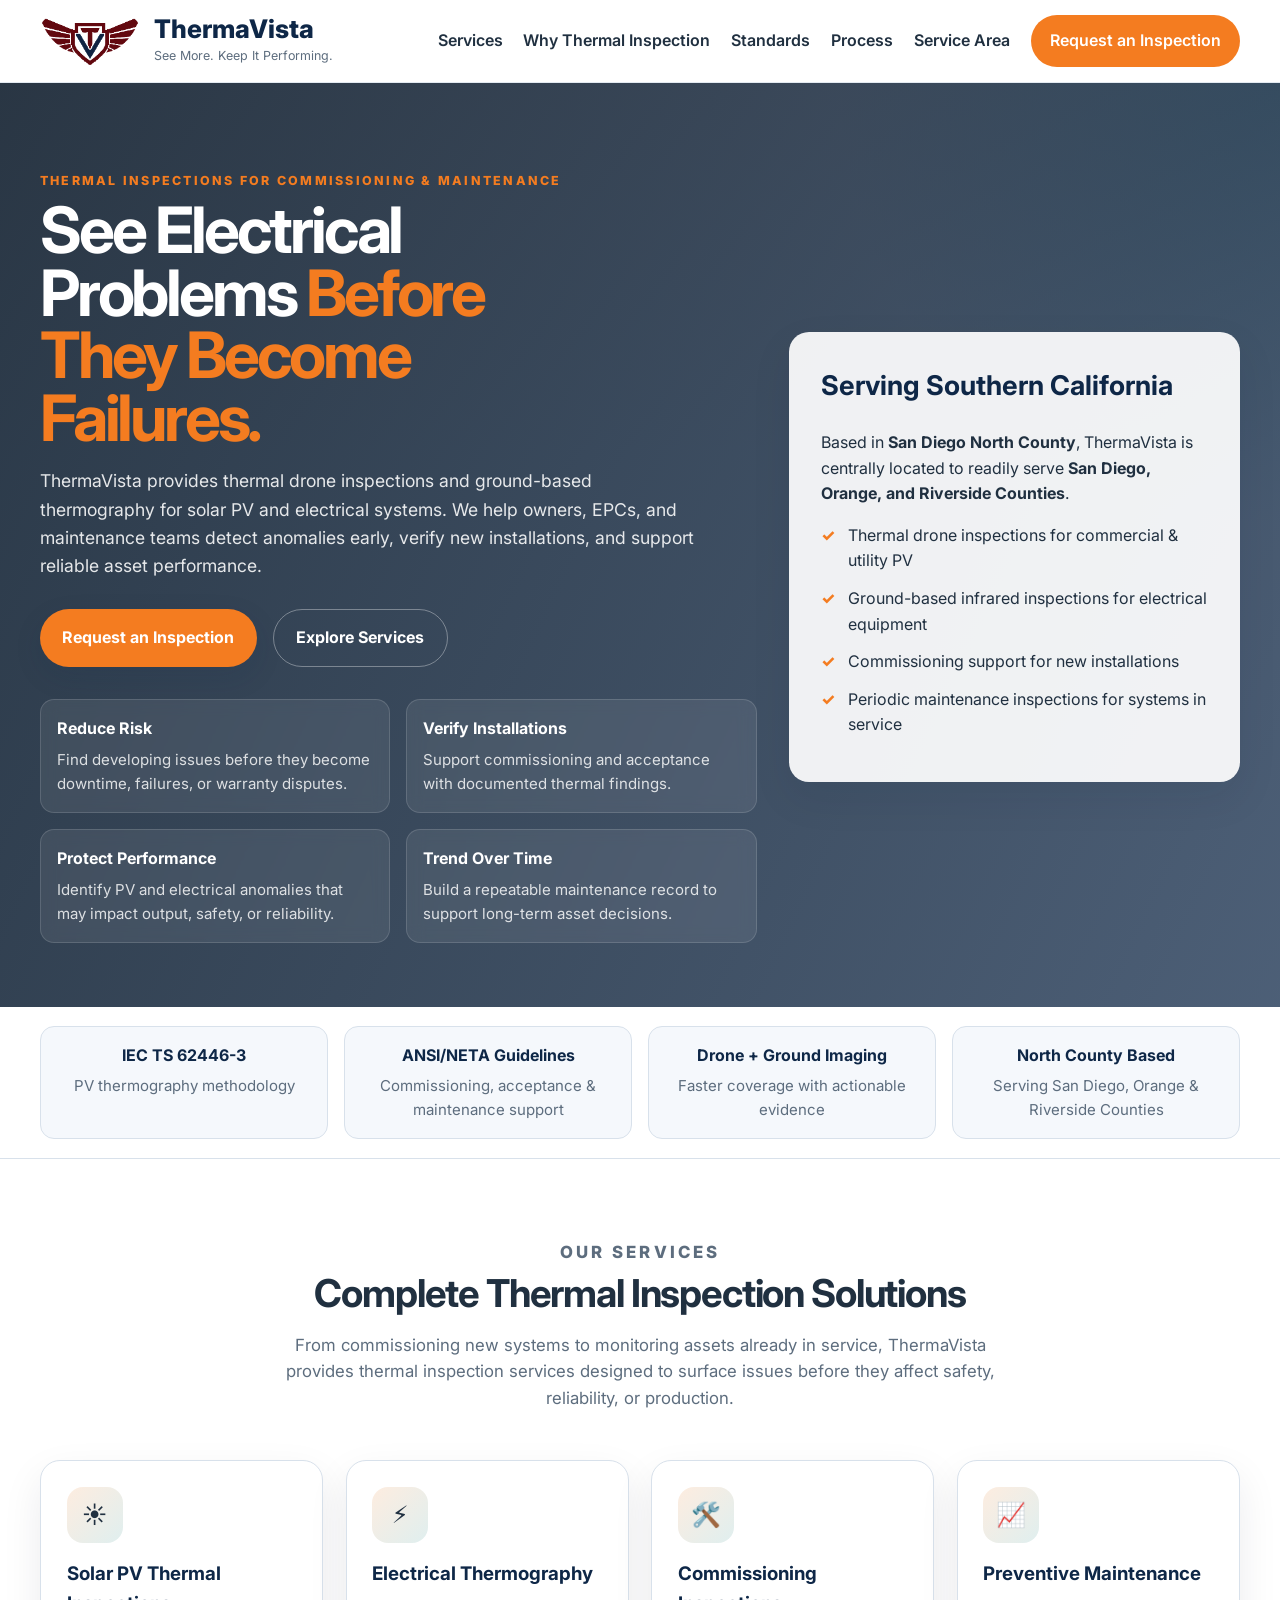
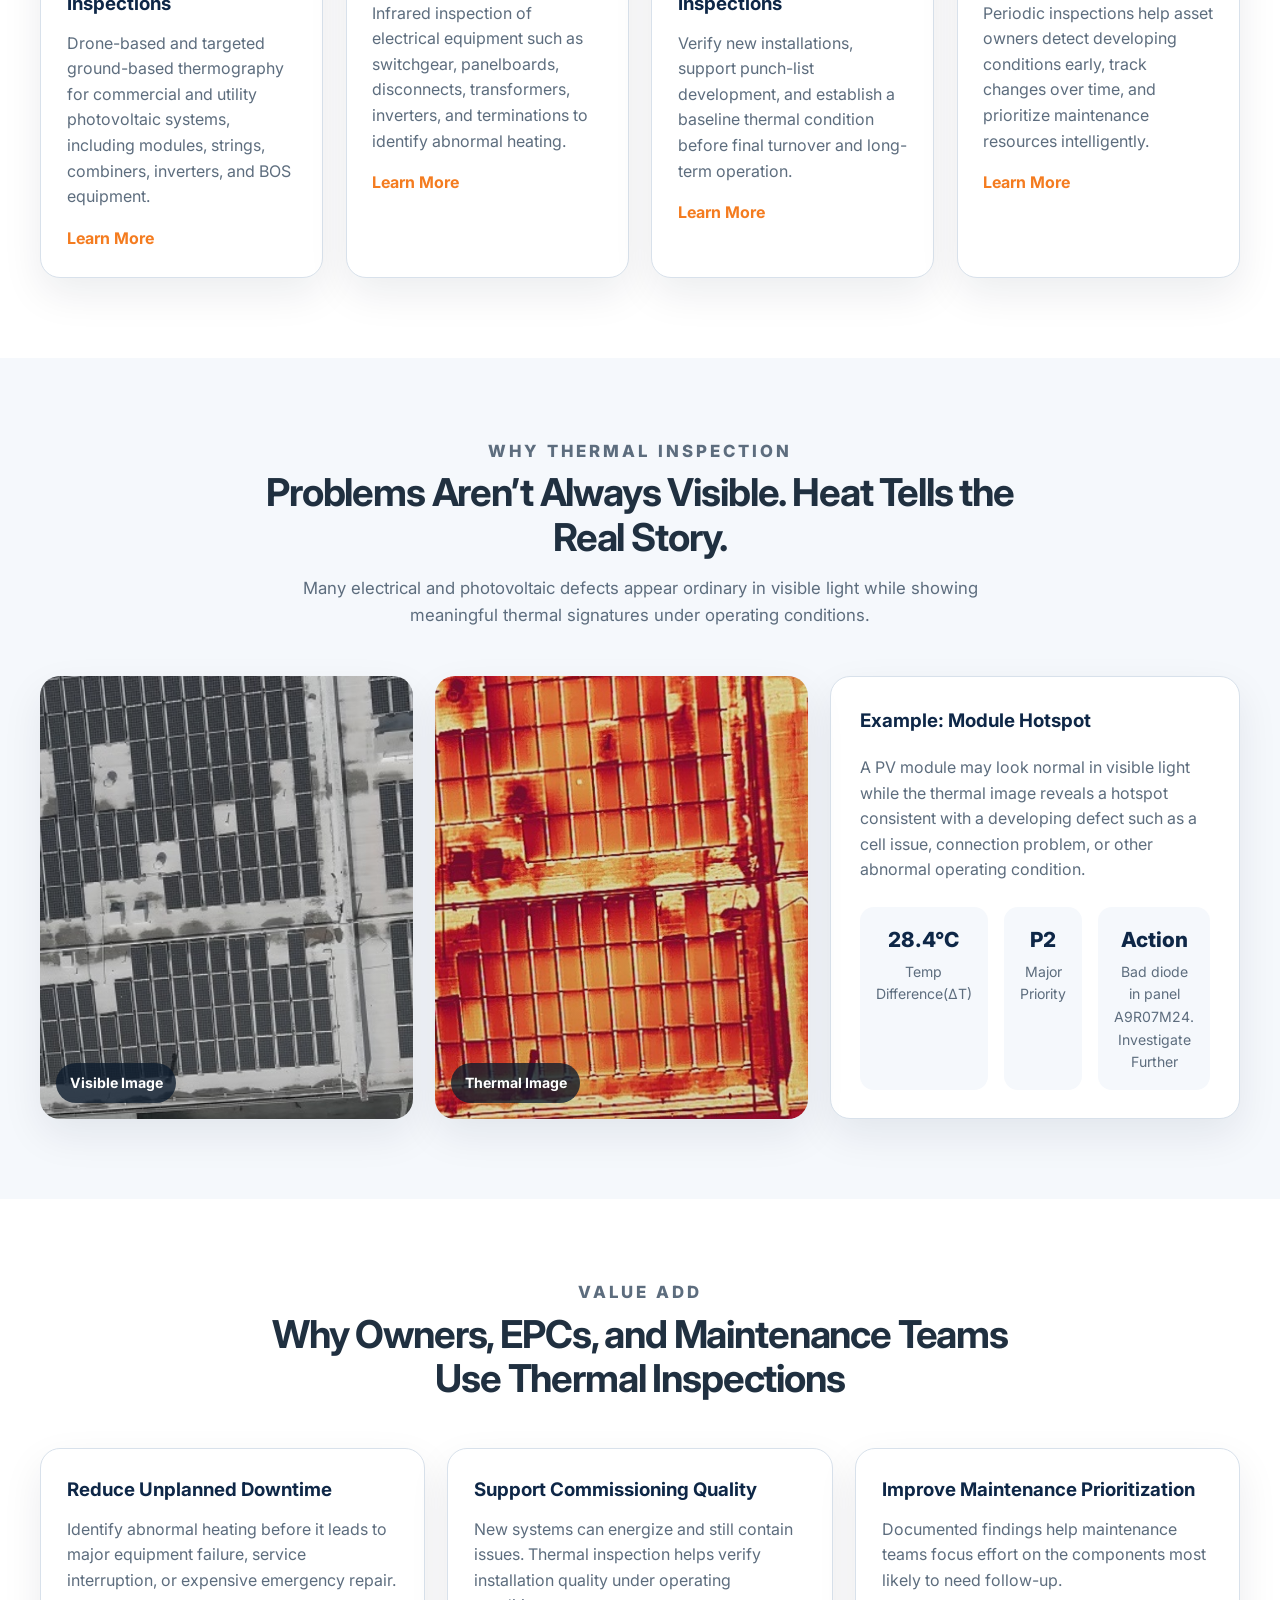
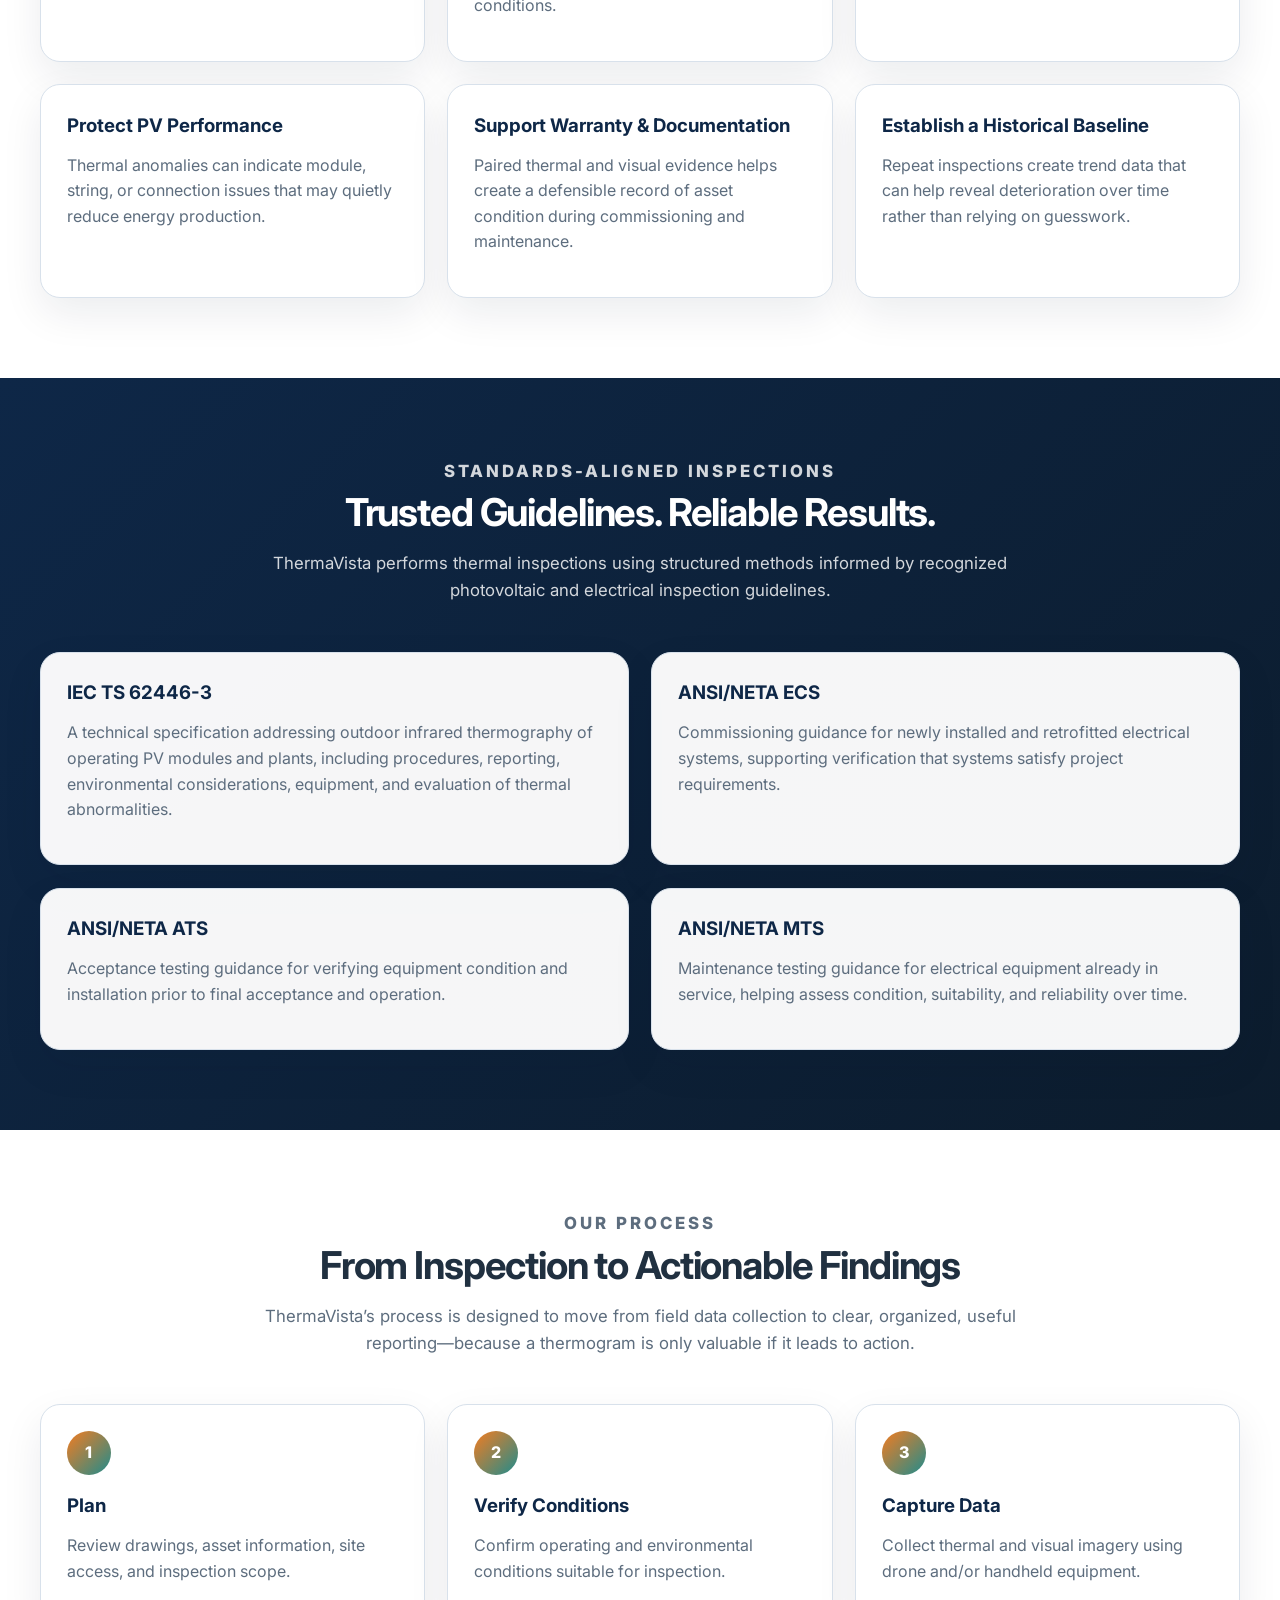
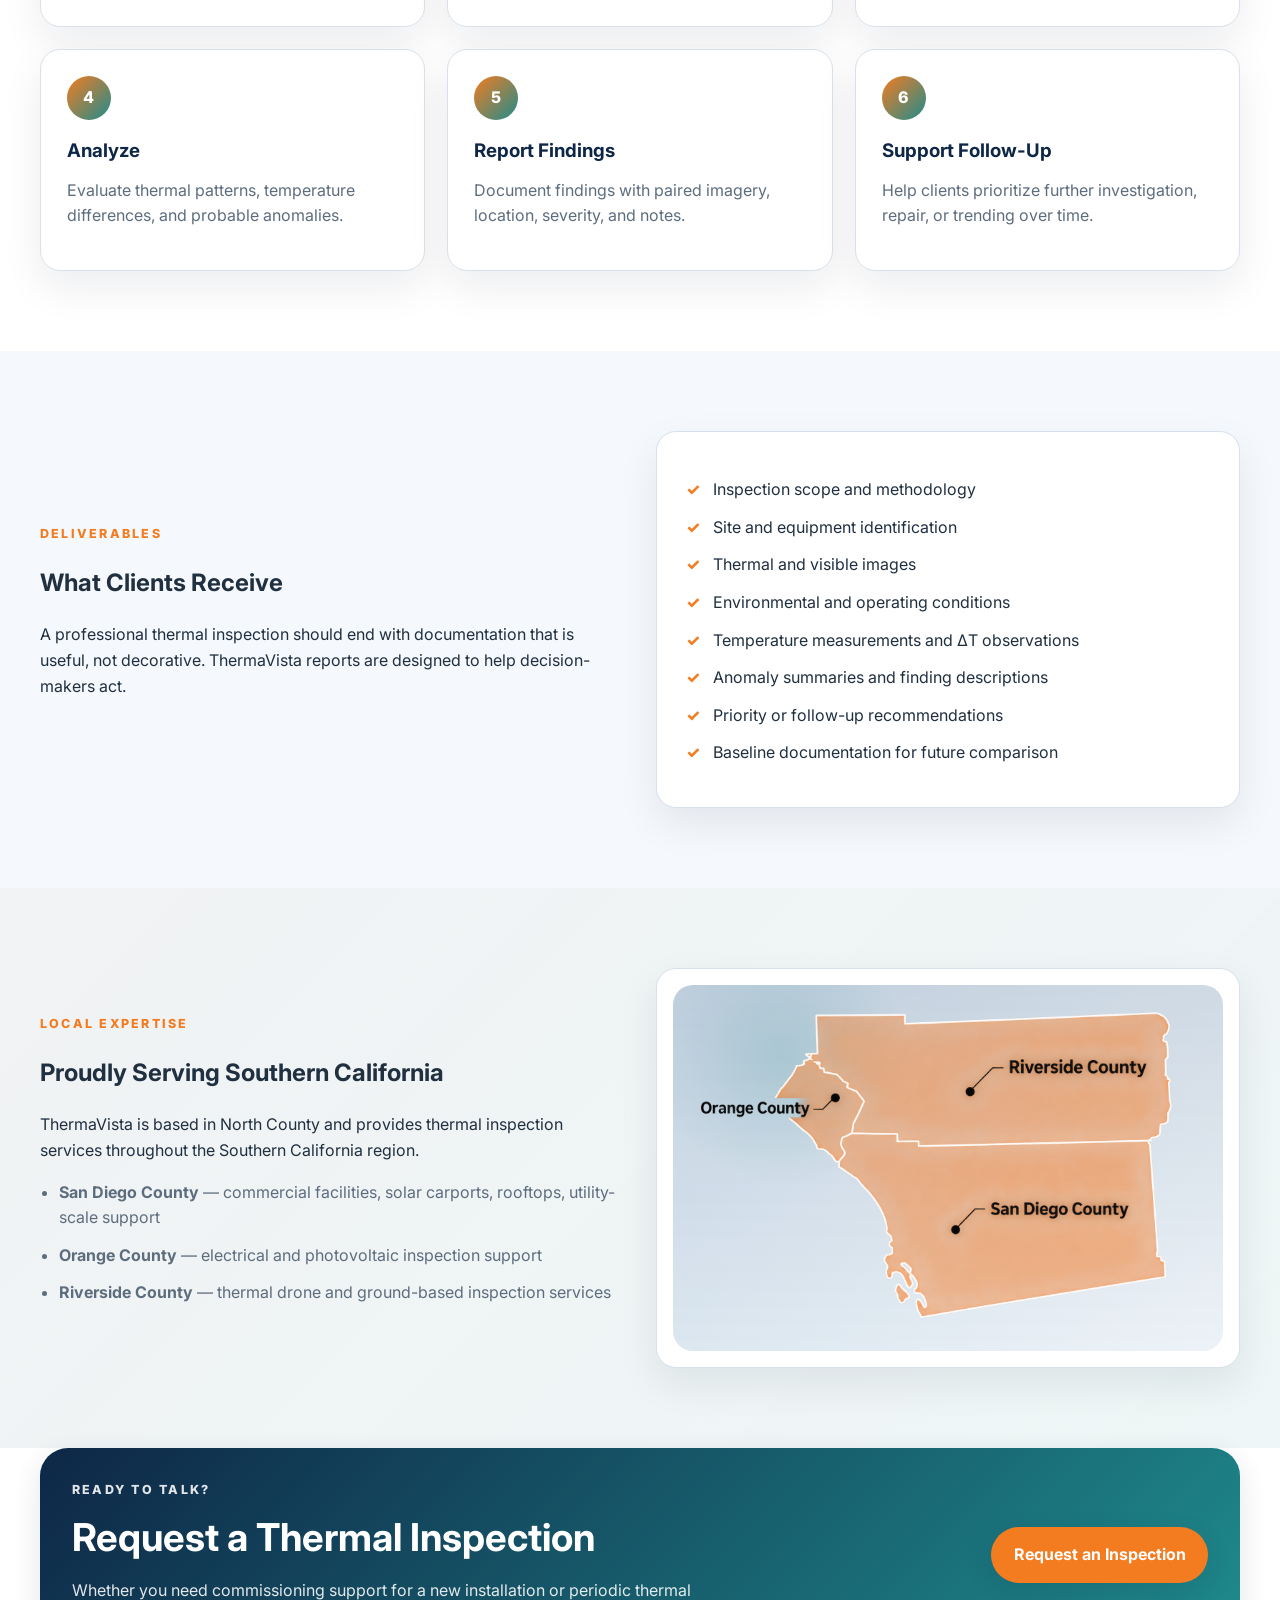
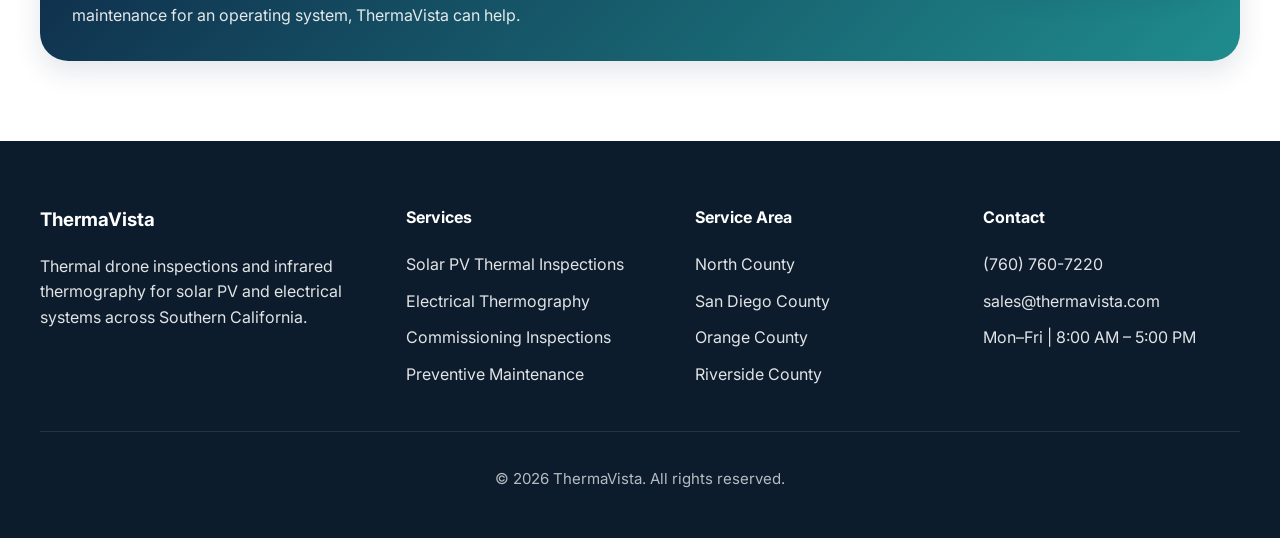
<file: index.html>
<!DOCTYPE html>

<!-- TODO:
  Add web3forms for email submissions for contacts
  -->
<html lang="en">
<head>
  <meta charset="UTF-8" />
  <meta
    name="viewport"
    content="width=device-width, initial-scale=1.0"
  />
  <meta
    name="description"
    content="ThermaVista provides thermal drone inspections and thermal camera inspections for commissioning and maintenance of solar PV and electrical systems throughout San Diego, Orange, and Riverside Counties."
  />
  <meta
    name="keywords"
    content="thermal inspection, thermography, drone thermal inspection, solar PV inspection, electrical thermography, infrared inspection, IEC TS 62446-3, ANSI NETA, San Diego, Orange County, Riverside County"
  />
  <meta name="author" content="ThermaVista" />
  <title>ThermaVista | Thermal Inspections for Solar PV & Electrical Systems</title>
  <link rel="preconnect" href="https://fonts.googleapis.com" />
  <link rel="preconnect" href="https://fonts.gstatic.com" crossorigin />
  <link
    href="https://fonts.googleapis.com/css2?family=Inter:wght@400;500;600;700;800&display=swap"
    rel="stylesheet"
  />
  <link rel="stylesheet" href="./css/styles.css" />

  <link rel="icon" type="image/png" href="./img/favicon-96x96.png" sizes="96x96" />
  <link rel="icon" type="image/svg+xml" href="./img/favicon.svg" />
  <link rel="shortcut icon" href="./img/favicon.ico" />
  <link rel="apple-touch-icon" sizes="180x180" href="./img/apple-touch-icon.png" />
  <link rel="manifest" href="./site.webmanifest" />
</head>
<body>
<header class="site-header">
  <div class="container header-inner">
    <a href="#" class="brand" aria-label="ThermaVista Home">
      <div class="brand-mark"></div>
      <div class="brand-text">
        <span class="brand-name">ThermaVista</span>
        <span class="brand-tagline">See More. Keep It Performing.</span>
      </div>
    </a>

    <input type="checkbox" id="nav-toggle" class="nav-toggle" />
    <label for="nav-toggle" class="nav-toggle-label" aria-label="Toggle navigation">
      <span></span>
      <span></span>
      <span></span>
    </label>

    <nav class="site-nav" aria-label="Primary">
      <ul>
        <li><a href="#services">Services</a></li>
        <li><a href="#why">Why Thermal Inspection</a></li>
        <li><a href="#standards">Standards</a></li>
        <li><a href="#process">Process</a></li>
        <li><a href="#service-area">Service Area</a></li>
        <li><a class="btn btn-nav contact-btn">Request an Inspection</a></li>
      </ul>
    </nav>
  </div>
</header>

<main>
  <!-- HERO -->
  <section class="hero">
    <div class="hero-overlay"></div>
    <div class="container hero-grid">
      <div class="hero-copy">
        <p class="eyebrow">THERMAL INSPECTIONS FOR COMMISSIONING & MAINTENANCE</p>
        <h1>
          See Electrical Problems
          <span>Before They Become Failures.</span>
        </h1>
        <p class="hero-text">
          ThermaVista provides thermal drone inspections and ground-based thermography
          for solar PV and electrical systems. We help owners, EPCs, and maintenance teams
          detect anomalies early, verify new installations, and support reliable asset performance.
        </p>

        <div class="hero-actions">
          <a href="#contact" class="btn btn-primary contact-btn">Request an Inspection</a>
          <a href="#services" class="btn btn-secondary">Explore Services</a>
        </div>

        <div class="hero-highlights">
          <article class="highlight-card">
            <h3>Reduce Risk</h3>
            <p>Find developing issues before they become downtime, failures, or warranty disputes.</p>
          </article>
          <article class="highlight-card">
            <h3>Verify Installations</h3>
            <p>Support commissioning and acceptance with documented thermal findings.</p>
          </article>
          <article class="highlight-card">
            <h3>Protect Performance</h3>
            <p>Identify PV and electrical anomalies that may impact output, safety, or reliability.</p>
          </article>
          <article class="highlight-card">
            <h3>Trend Over Time</h3>
            <p>Build a repeatable maintenance record to support long-term asset decisions.</p>
          </article>
        </div>
      </div>

      <div class="hero-panel">
        <div class="hero-panel-card">
          <h2>Serving Southern California</h2>
          <p>
            Based in <strong>San Diego North County</strong>, ThermaVista is centrally located to readily serve
            <strong>San Diego, Orange, and Riverside Counties</strong>.
          </p>
          <ul class="check-list">
            <li>Thermal drone inspections for commercial & utility PV</li>
            <li>Ground-based infrared inspections for electrical equipment</li>
            <li>Commissioning support for new installations</li>
            <li>Periodic maintenance inspections for systems in service</li>
          </ul>
        </div>
      </div>
    </div>
  </section>

  <!-- TRUST BAR -->
  <section class="trust-bar">
    <div class="container trust-grid">
      <div class="trust-item">
        <strong>IEC TS 62446-3</strong>
        <span>PV thermography methodology</span>
      </div>
      <div class="trust-item">
        <strong>ANSI/NETA Guidelines</strong>
        <span>Commissioning, acceptance & maintenance support</span>
      </div>
      <div class="trust-item">
        <strong>Drone + Ground Imaging</strong>
        <span>Faster coverage with actionable evidence</span>
      </div>
      <div class="trust-item">
        <strong>North County Based</strong>
        <span>Serving San Diego, Orange & Riverside Counties</span>
      </div>
    </div>
  </section>

  <!-- SERVICES -->
  <section id="services" class="section">
    <div class="container">
      <div class="section-heading">
        <p class="eyebrow">OUR SERVICES</p>
        <h2>Complete Thermal Inspection Solutions</h2>
        <p>
          From commissioning new systems to monitoring assets already in service,
          ThermaVista provides thermal inspection services designed to surface issues
          before they affect safety, reliability, or production.
        </p>
      </div>

      <div class="card-grid four-up">
        <article class="service-card">
          <div class="card-icon">☀️</div>
          <h3>Solar PV Thermal Inspections</h3>
          <p>
            Drone-based and targeted ground-based thermography for commercial and utility
            photovoltaic systems, including modules, strings, combiners, inverters, and BOS equipment.
          </p>
          <a href="./solar-pv-thermal-inspections.html" class="text-link">Learn More</a>
        </article>

        <article class="service-card">
          <div class="card-icon">⚡</div>
          <h3>Electrical Thermography</h3>
          <p>
            Infrared inspection of electrical equipment such as switchgear, panelboards,
            disconnects, transformers, inverters, and terminations to identify abnormal heating.
          </p>
          <a href="./electrical-thermography.html" class="text-link">Learn More</a>
        </article>

        <article class="service-card">
          <div class="card-icon">🛠️</div>
          <h3>Commissioning Inspections</h3>
          <p>
            Verify new installations, support punch-list development, and establish a baseline
            thermal condition before final turnover and long-term operation.
          </p>
          <a href="./commissioning-inspections.html" class="text-link">Learn More</a>
        </article>

        <article class="service-card">
          <div class="card-icon">📈</div>
          <h3>Preventive Maintenance</h3>
          <p>
            Periodic inspections help asset owners detect developing conditions early,
            track changes over time, and prioritize maintenance resources intelligently.
          </p>
          <a href="./preventive-maintenance.html" class="text-link">Learn More</a>
        </article>
      </div>
    </div>
  </section>

  <!-- WHY -->
  <section id="why" class="section section-alt">
    <div class="container">
      <div class="section-heading">
        <p class="eyebrow">WHY THERMAL INSPECTION</p>
        <h2>Problems Aren’t Always Visible. Heat Tells the Real Story.</h2>
        <p>
          Many electrical and photovoltaic defects appear ordinary in visible light
          while showing meaningful thermal signatures under operating conditions.
        </p>
      </div>

      <div class="why-grid">
        <div class="image-panel visible-pv-image">
          <div class="image-label">Visible Image</div>
        </div>

        <div class="image-panel thermal-pv-image">
          <div class="image-label">Thermal Image</div>
        </div>

        <article class="finding-card">
          <h3>Example: Module Hotspot</h3>
          <p>
            A PV module may look normal in visible light while the thermal image reveals
            a hotspot consistent with a developing defect such as a cell issue, connection
            problem, or other abnormal operating condition.
          </p>

          <div class="finding-metrics">
            <div class="metric">
              <span class="metric-value">28.4°C</span>
              <span class="metric-label">Temp Difference(ΔT)</span>
            </div>
            <div class="metric">
              <span class="metric-value">P2</span>
              <span class="metric-label">Major Priority</span>
            </div>
            <div class="metric">
              <span class="metric-value">Action</span>
              <span class="metric-label">Bad diode in panel A9R07M24. Investigate Further</span>
            </div>
          </div>
        </article>
      </div>
    </div>
  </section>

  <!-- VALUE -->
  <section class="section">
    <div class="container">
      <div class="section-heading">
        <p class="eyebrow">VALUE ADD</p>
        <h2>Why Owners, EPCs, and Maintenance Teams Use Thermal Inspections</h2>
      </div>

      <div class="card-grid three-up">
        <article class="value-card">
          <h3>Reduce Unplanned Downtime</h3>
          <p>
            Identify abnormal heating before it leads to major equipment failure,
            service interruption, or expensive emergency repair.
          </p>
        </article>

        <article class="value-card">
          <h3>Support Commissioning Quality</h3>
          <p>
            New systems can energize and still contain issues. Thermal inspection helps
            verify installation quality under operating conditions.
          </p>
        </article>

        <article class="value-card">
          <h3>Improve Maintenance Prioritization</h3>
          <p>
            Documented findings help maintenance teams focus effort on the components
            most likely to need follow-up.
          </p>
        </article>

        <article class="value-card">
          <h3>Protect PV Performance</h3>
          <p>
            Thermal anomalies can indicate module, string, or connection issues that may
            quietly reduce energy production.
          </p>
        </article>

        <article class="value-card">
          <h3>Support Warranty & Documentation</h3>
          <p>
            Paired thermal and visual evidence helps create a defensible record of asset
            condition during commissioning and maintenance.
          </p>
        </article>

        <article class="value-card">
          <h3>Establish a Historical Baseline</h3>
          <p>
            Repeat inspections create trend data that can help reveal deterioration over
            time rather than relying on guesswork.
          </p>
        </article>
      </div>
    </div>
  </section>

  <!-- STANDARDS -->
  <section id="standards" class="section section-dark">
    <div class="container">
      <div class="section-heading section-heading-light">
        <p class="eyebrow">STANDARDS-ALIGNED INSPECTIONS</p>
        <h2>Trusted Guidelines. Reliable Results.</h2>
        <p>
          ThermaVista performs thermal inspections using structured methods informed by
          recognized photovoltaic and electrical inspection guidelines.
        </p>
      </div>

      <div class="standards-grid">
        <article class="standard-card">
          <h3>IEC TS 62446-3</h3>
          <p>
            A technical specification addressing outdoor infrared thermography of operating
            PV modules and plants, including procedures, reporting, environmental considerations,
            equipment, and evaluation of thermal abnormalities.
          </p>
        </article>

        <article class="standard-card">
          <h3>ANSI/NETA ECS</h3>
          <p>
            Commissioning guidance for newly installed and retrofitted electrical systems,
            supporting verification that systems satisfy project requirements.
          </p>
        </article>

        <article class="standard-card">
          <h3>ANSI/NETA ATS</h3>
          <p>
            Acceptance testing guidance for verifying equipment condition and installation
            prior to final acceptance and operation.
          </p>
        </article>

        <article class="standard-card">
          <h3>ANSI/NETA MTS</h3>
          <p>
            Maintenance testing guidance for electrical equipment already in service, helping
            assess condition, suitability, and reliability over time.
          </p>
        </article>
      </div>

    </div>
  </section>

  <!-- PROCESS -->
  <section id="process" class="section">
    <div class="container">
      <div class="section-heading">
        <p class="eyebrow">OUR PROCESS</p>
        <h2>From Inspection to Actionable Findings</h2>
        <p>
          ThermaVista’s process is designed to move from field data collection to clear,
          organized, useful reporting—because a thermogram is only valuable if it leads to action.
        </p>
      </div>

      <div class="process-grid">
        <article class="process-step">
          <span class="step-number">1</span>
          <h3>Plan</h3>
          <p>Review drawings, asset information, site access, and inspection scope.</p>
        </article>

        <article class="process-step">
          <span class="step-number">2</span>
          <h3>Verify Conditions</h3>
          <p>Confirm operating and environmental conditions suitable for inspection.</p>
        </article>

        <article class="process-step">
          <span class="step-number">3</span>
          <h3>Capture Data</h3>
          <p>Collect thermal and visual imagery using drone and/or handheld equipment.</p>
        </article>

        <article class="process-step">
          <span class="step-number">4</span>
          <h3>Analyze</h3>
          <p>Evaluate thermal patterns, temperature differences, and probable anomalies.</p>
        </article>

        <article class="process-step">
          <span class="step-number">5</span>
          <h3>Report Findings</h3>
          <p>Document findings with paired imagery, location, severity, and notes.</p>
        </article>

        <article class="process-step">
          <span class="step-number">6</span>
          <h3>Support Follow-Up</h3>
          <p>Help clients prioritize further investigation, repair, or trending over time.</p>
        </article>
      </div>
    </div>
  </section>

  <!-- DELIVERABLES -->
  <section class="section section-alt">
    <div class="container deliverables-grid">
      <div>
        <p class="eyebrow">DELIVERABLES</p>
        <h2>What Clients Receive</h2>
        <p>
          A professional thermal inspection should end with documentation that is useful,
          not decorative. ThermaVista reports are designed to help decision-makers act.
        </p>
      </div>

      <div class="deliverables-card">
        <ul class="check-list">
          <li>Inspection scope and methodology</li>
          <li>Site and equipment identification</li>
          <li>Thermal and visible images</li>
          <li>Environmental and operating conditions</li>
          <li>Temperature measurements and ΔT observations</li>
          <li>Anomaly summaries and finding descriptions</li>
          <li>Priority or follow-up recommendations</li>
          <li>Baseline documentation for future comparison</li>
        </ul>
      </div>
    </div>
  </section>

  <!-- SERVICE AREA -->
  <section id="service-area" class="section service-area">
    <div class="container service-area-grid">
      <div>
        <p class="eyebrow">LOCAL EXPERTISE</p>
        <h2>Proudly Serving Southern California</h2>
        <p>
          ThermaVista is based in North County and provides thermal inspection services
          throughout the Southern California region.
        </p>
        <ul class="service-area-list">
          <li><strong>San Diego County</strong> — commercial facilities, solar carports, rooftops, utility-scale support</li>
          <li><strong>Orange County</strong> — electrical and photovoltaic inspection support</li>
          <li><strong>Riverside County</strong> — thermal drone and ground-based inspection services</li>
        </ul>
      </div>

      <div class="map-card">
        <div class="map-placeholder">
          <img src="./img/semi-transparent-map.png" alt="Southern California, San Diego County, Orange County, Riverside County"/>
        </div>
      </div>
    </div>
  </section>

  <!-- CTA -->
  <section id="contact" class="cta-section">
    <div class="container cta-card">
      <div>
        <p class="eyebrow">READY TO TALK?</p>
        <h2>Request a Thermal Inspection</h2>
        <p>
          Whether you need commissioning support for a new installation or periodic
          thermal maintenance for an operating system, ThermaVista can help.
        </p>
      </div>
      <a href="#contact" class="btn btn-primary contact-btn">Request an Inspection</a>
    </div>
  </section>

  <!-- Popup Modal Overlay -->
  <div id="contactModal" class="contact-modal" aria-hidden="true" role="dialog" aria-modal="true" aria-labelledby="contactModalTitle">
    <div class="contact-modal__backdrop" data-close-modal></div>

    <div class="contact-modal__dialog">
      <button type="button" class="contact-modal__close" aria-label="Close contact form" data-close-modal>×</button>

      <h2 id="contactModalTitle">Contact Us</h2>
      <form id="contactForm">
        <input type="hidden" name="access_key" value="d277d345-957e-4268-8b7b-366514b97cec"/>
        <input type="hidden" name="subject" value="New ThermaVista Website Contact"/>
        <input type="hidden" name="from_name" value="ThermaVista Website"/>


        <div class="contact-honeypot" aria-hidden="true">
          <label for="website">Website</label>
          <input id="website" name="botcheck" type="text" tabindex="-1" autocomplete="off"/>
        </div>
        <div>
          <label for="contactName">Name</label>
          <input id="contactName" name="name" type="text" required/>
        </div>

        <div>
          <label for="contactEmail">Email</label>
          <input id="contactEmail" name="email" type="email" required/>
        </div>

        <div>
          <label for="contactPhone">Phone</label>
          <input id="contactPhone" name="phone" type="tel"/>
        </div>

        <div>
          <label for="contactMessage">Message</label>
          <textarea id="contactMessage" name="message" rows="5" required ></textarea>
        </div>

        <div id="contactStatus" aria-live="polite"></div>

        <button id="contactSubmitButton" type="submit">Submit</button>
      </form>
    </div>
  </div>

</main>

<footer class="site-footer">
  <div class="container footer-grid">
    <div>
      <h3>ThermaVista</h3>
      <p>
        Thermal drone inspections and infrared thermography for solar PV and
        electrical systems across Southern California.
      </p>
    </div>

    <div>
      <h4>Services</h4>
      <ul class="footer-links">
        <li><a href="./solar-pv-thermal-inspections.html">Solar PV Thermal Inspections</a></li>
        <li><a href="./electrical-thermography.html">Electrical Thermography</a></li>
        <li><a href="./commissioning-inspections.html">Commissioning Inspections</a></li>
        <li><a href="./preventive-maintenance.html">Preventive Maintenance</a></li>
      </ul>
    </div>

    <div>
      <h4>Service Area</h4>
      <ul class="footer-links">
        <li>North County</li>
        <li>San Diego County</li>
        <li>Orange County</li>
        <li>Riverside County</li>
      </ul>
    </div>

    <div>
      <h4>Contact</h4>
      <ul class="footer-links">
        <li><a href="tel:+17607607220">(760) 760-7220</a></li>
        <li><a href="mailto:sales@thermavista.com">sales@thermavista.com</a></li>
        <li>Mon–Fri | 8:00 AM – 5:00 PM</li>
      </ul>
    </div>
  </div>

  <div class="container footer-bottom">
    <p>© 2026 ThermaVista. All rights reserved.</p>
  </div>
</footer>

<script src="./js/app.js"></script>

</body>
</html>
</file>
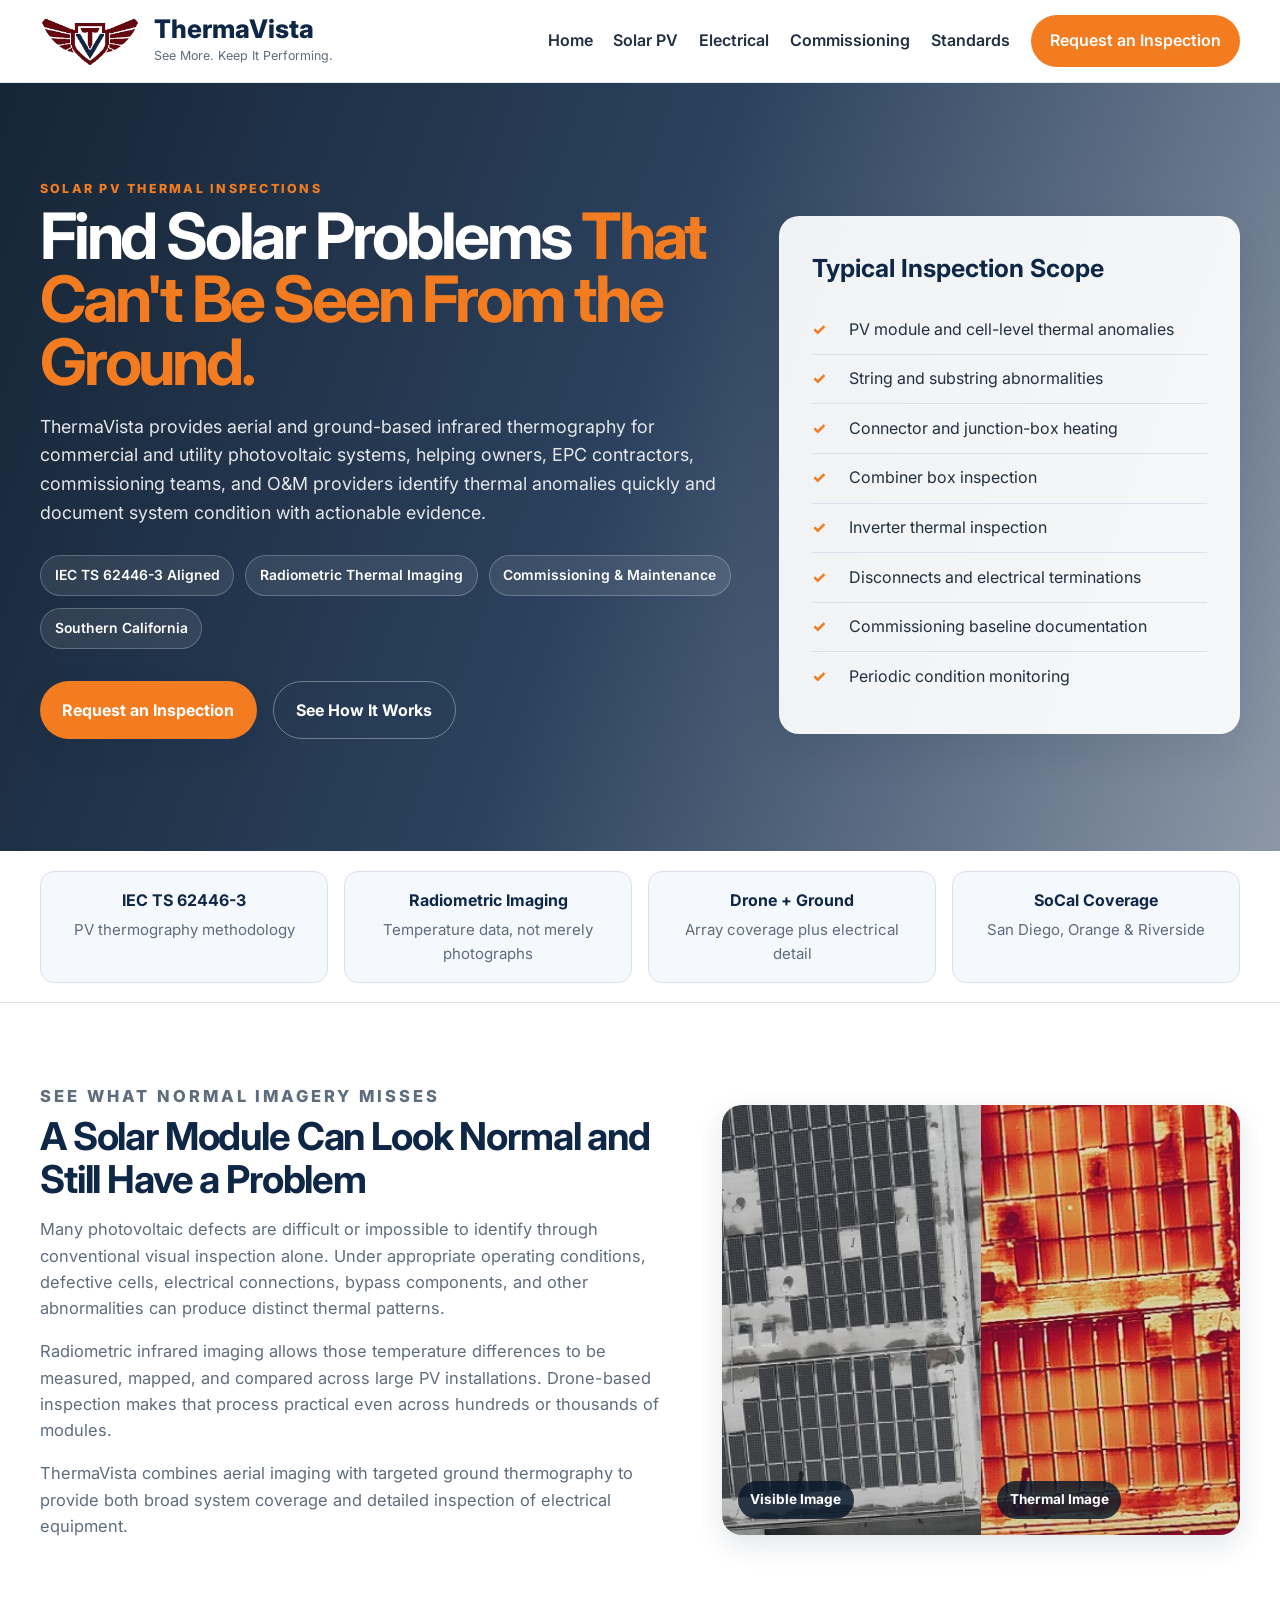
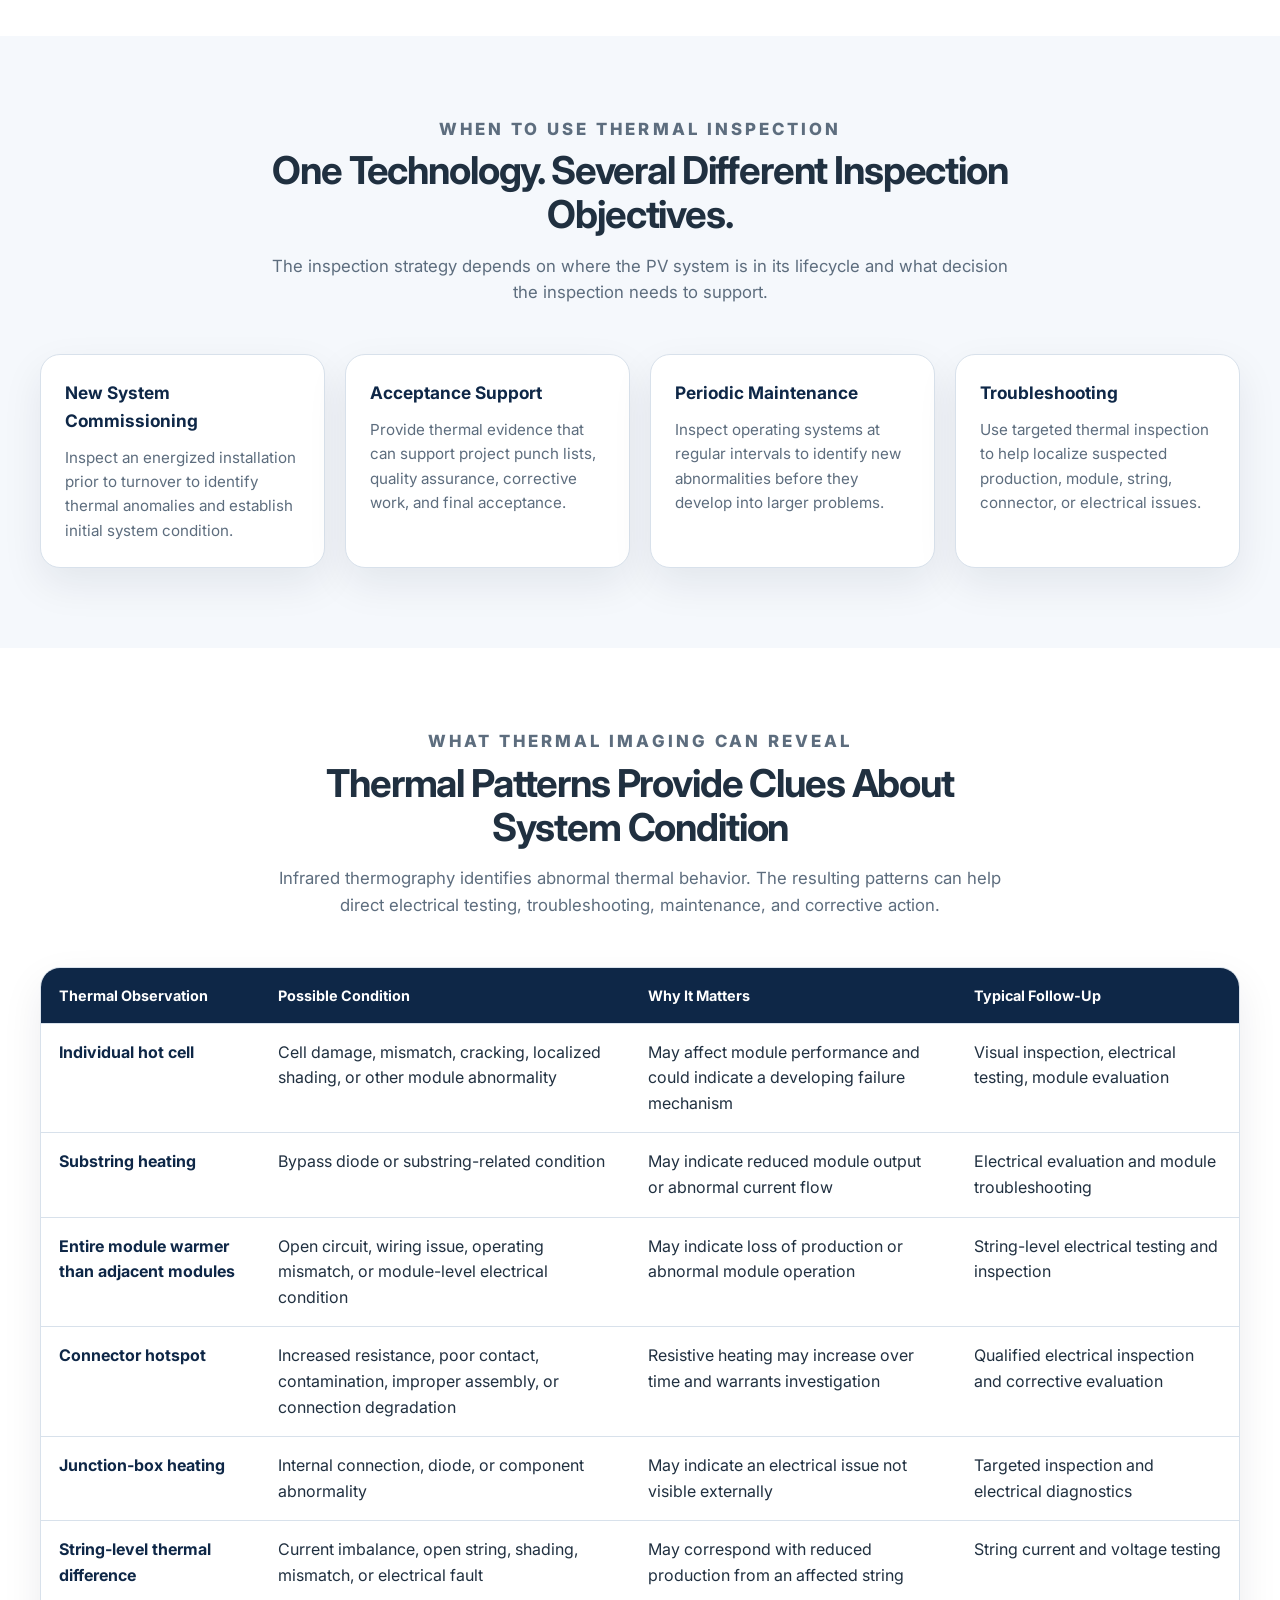
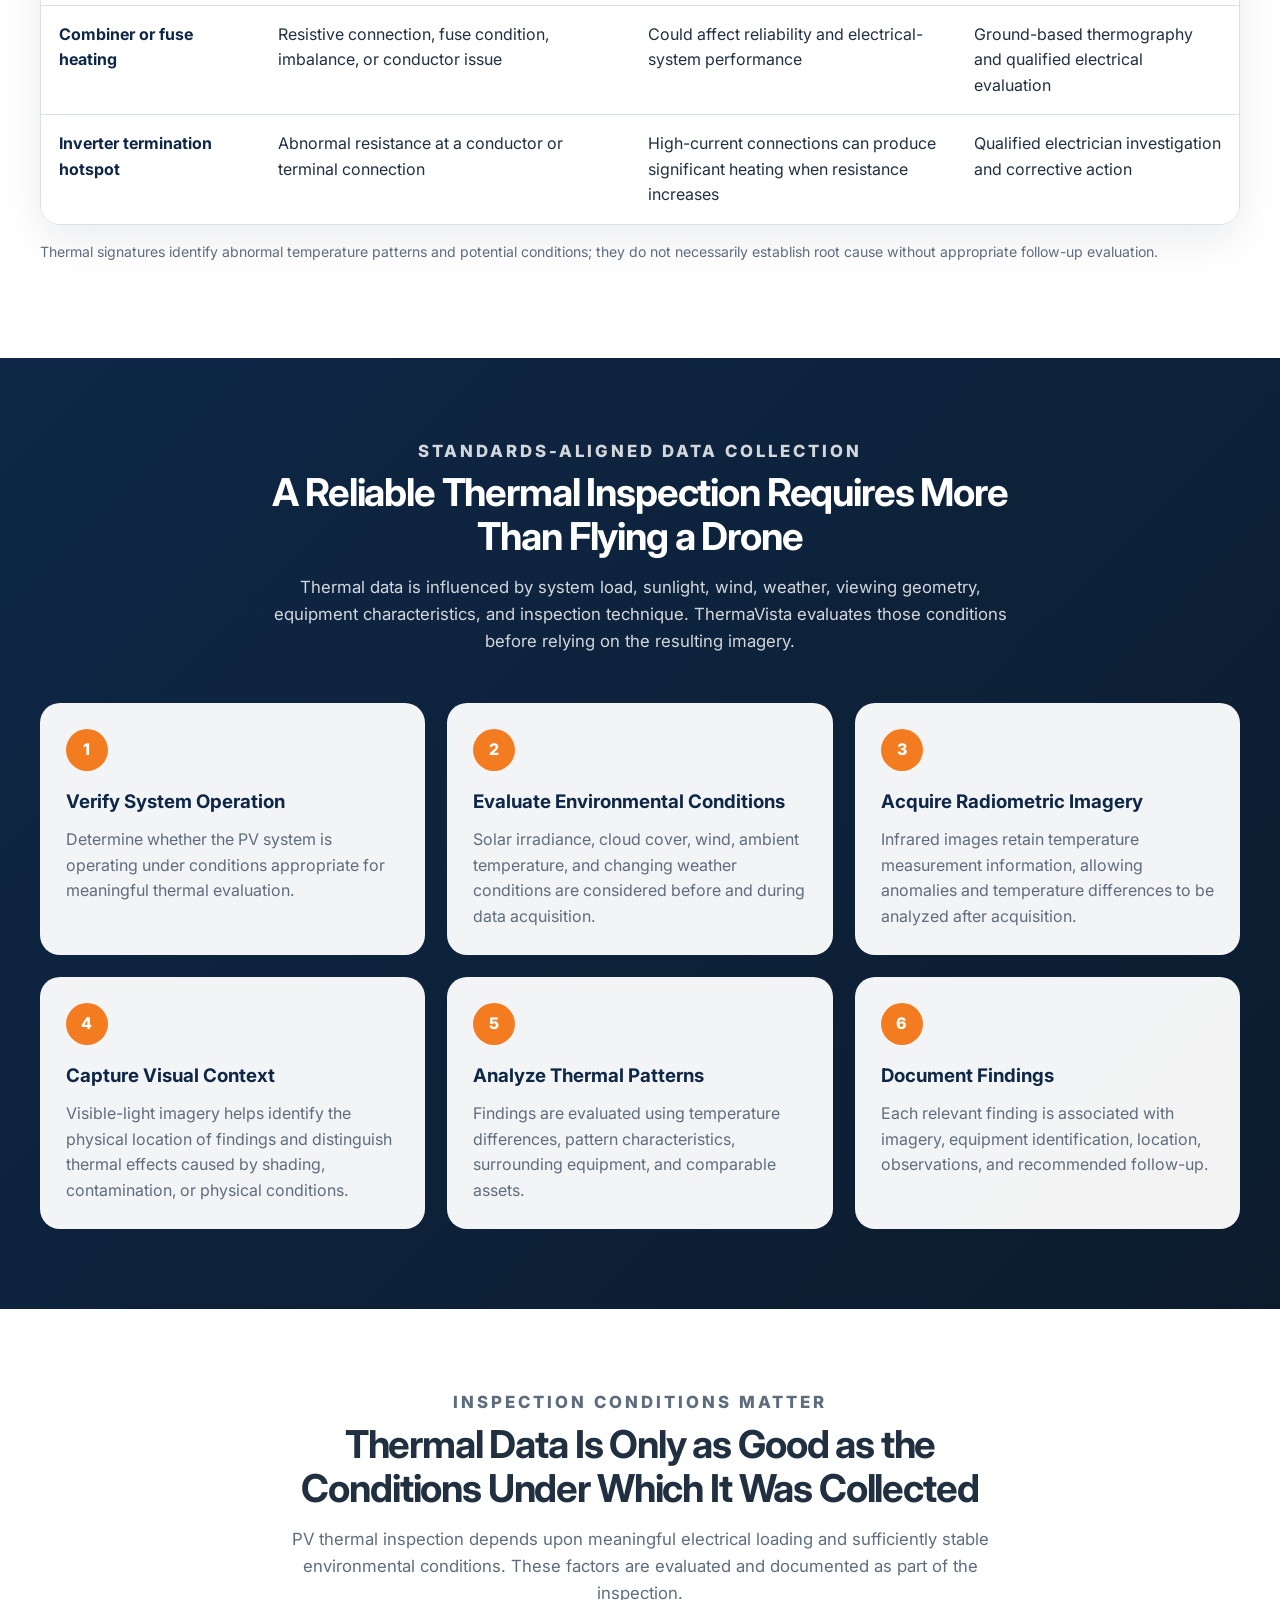
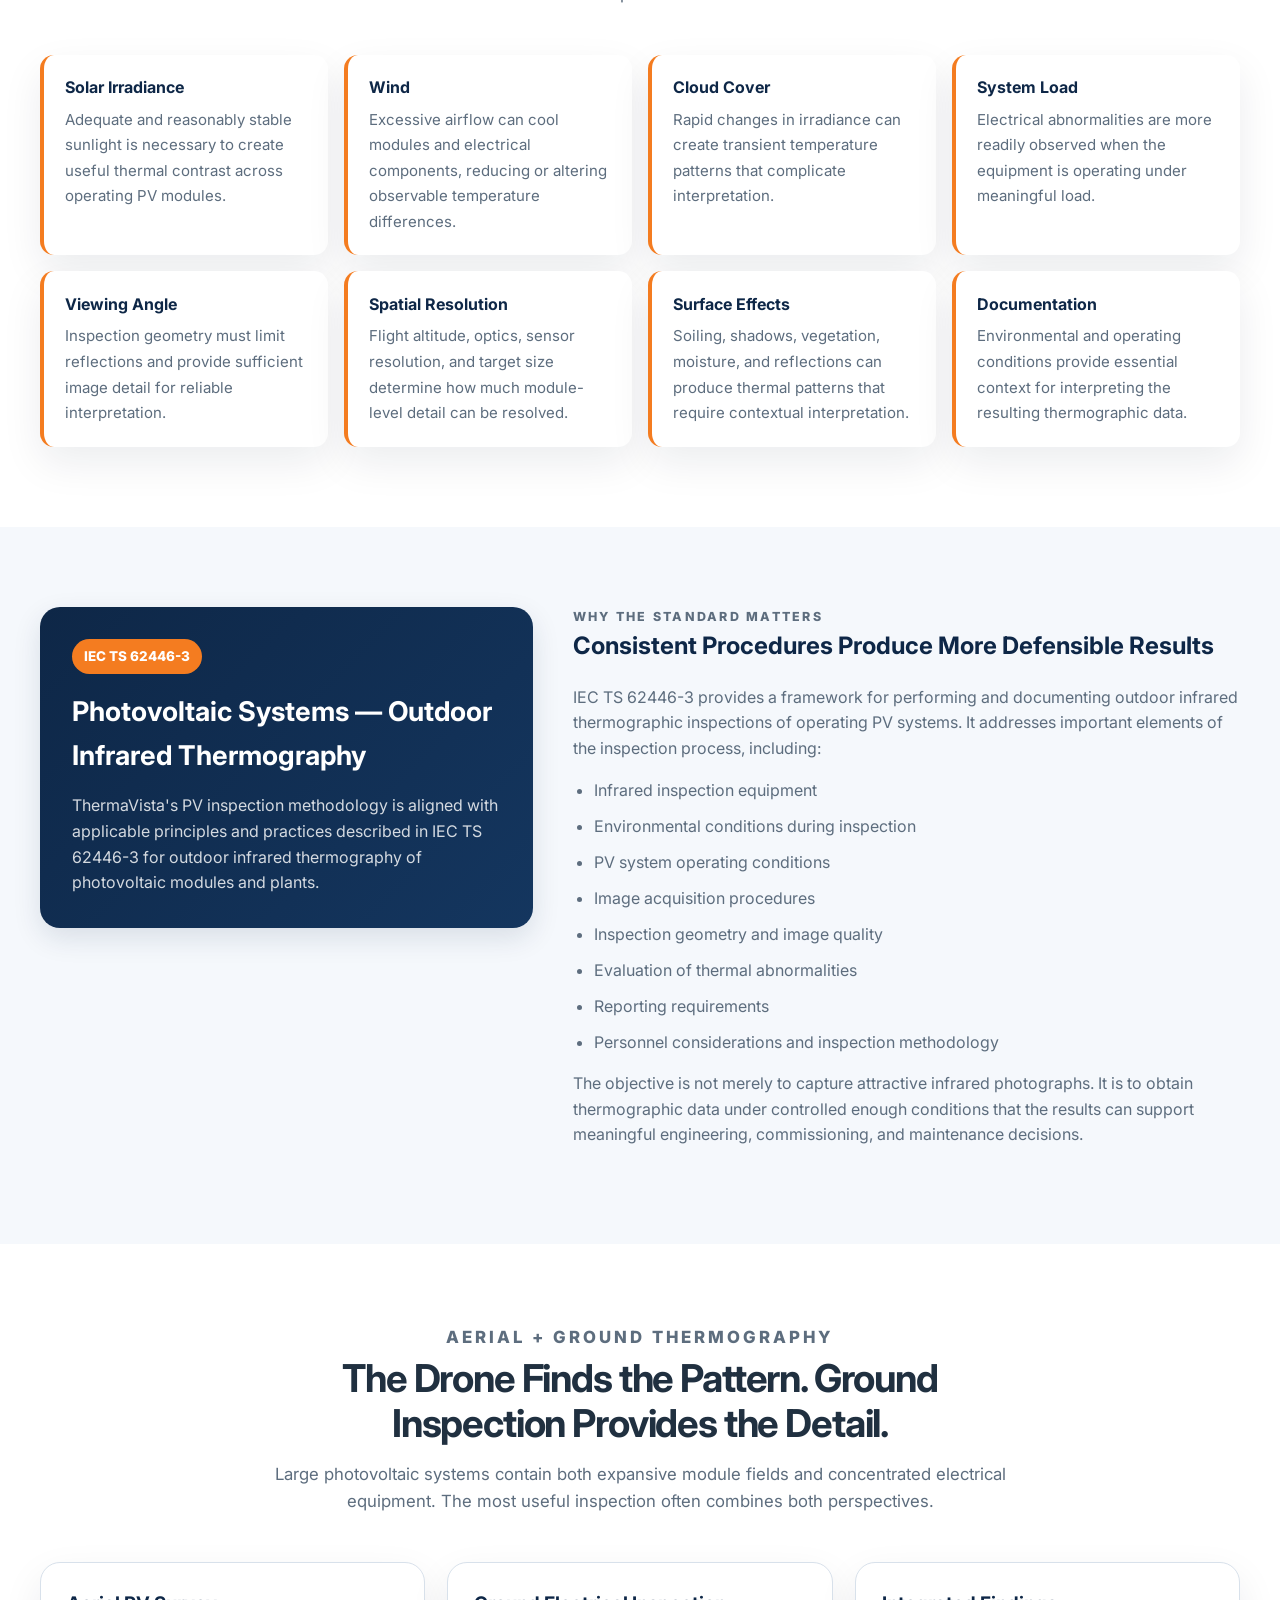
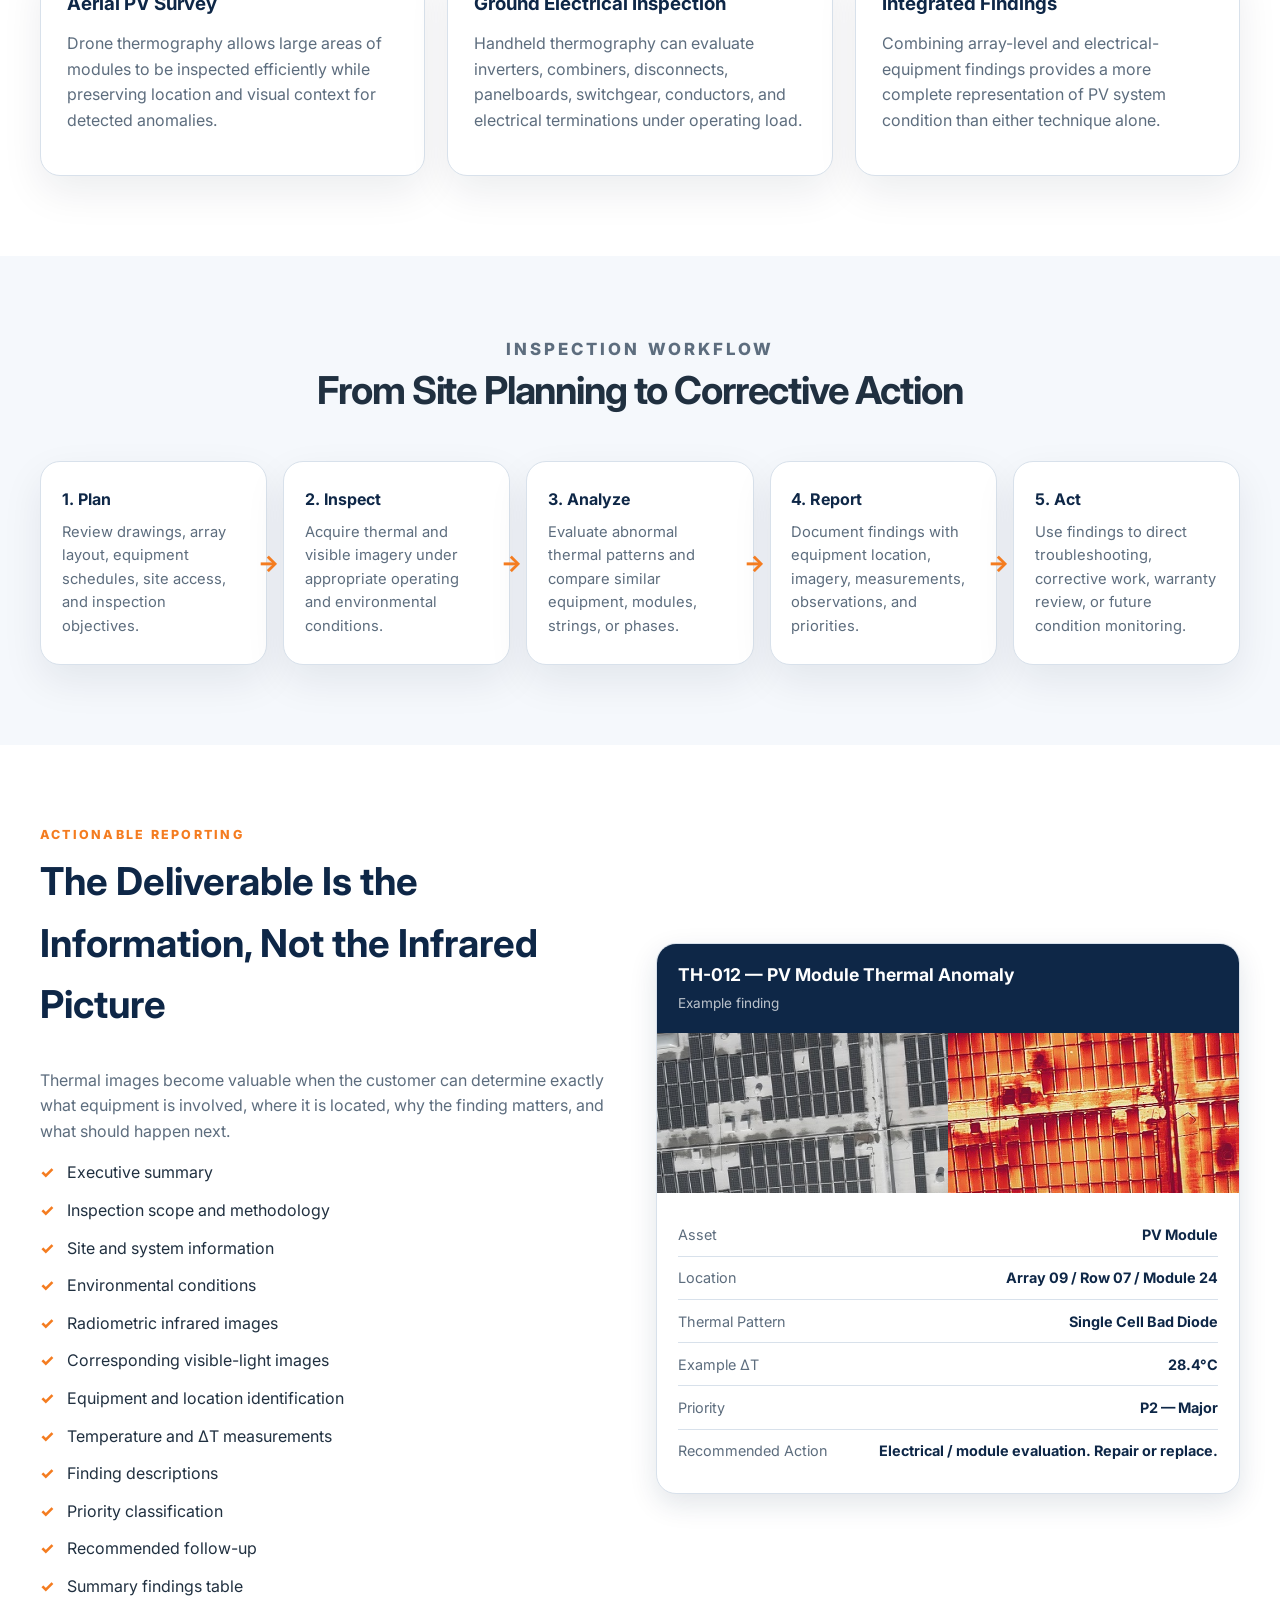
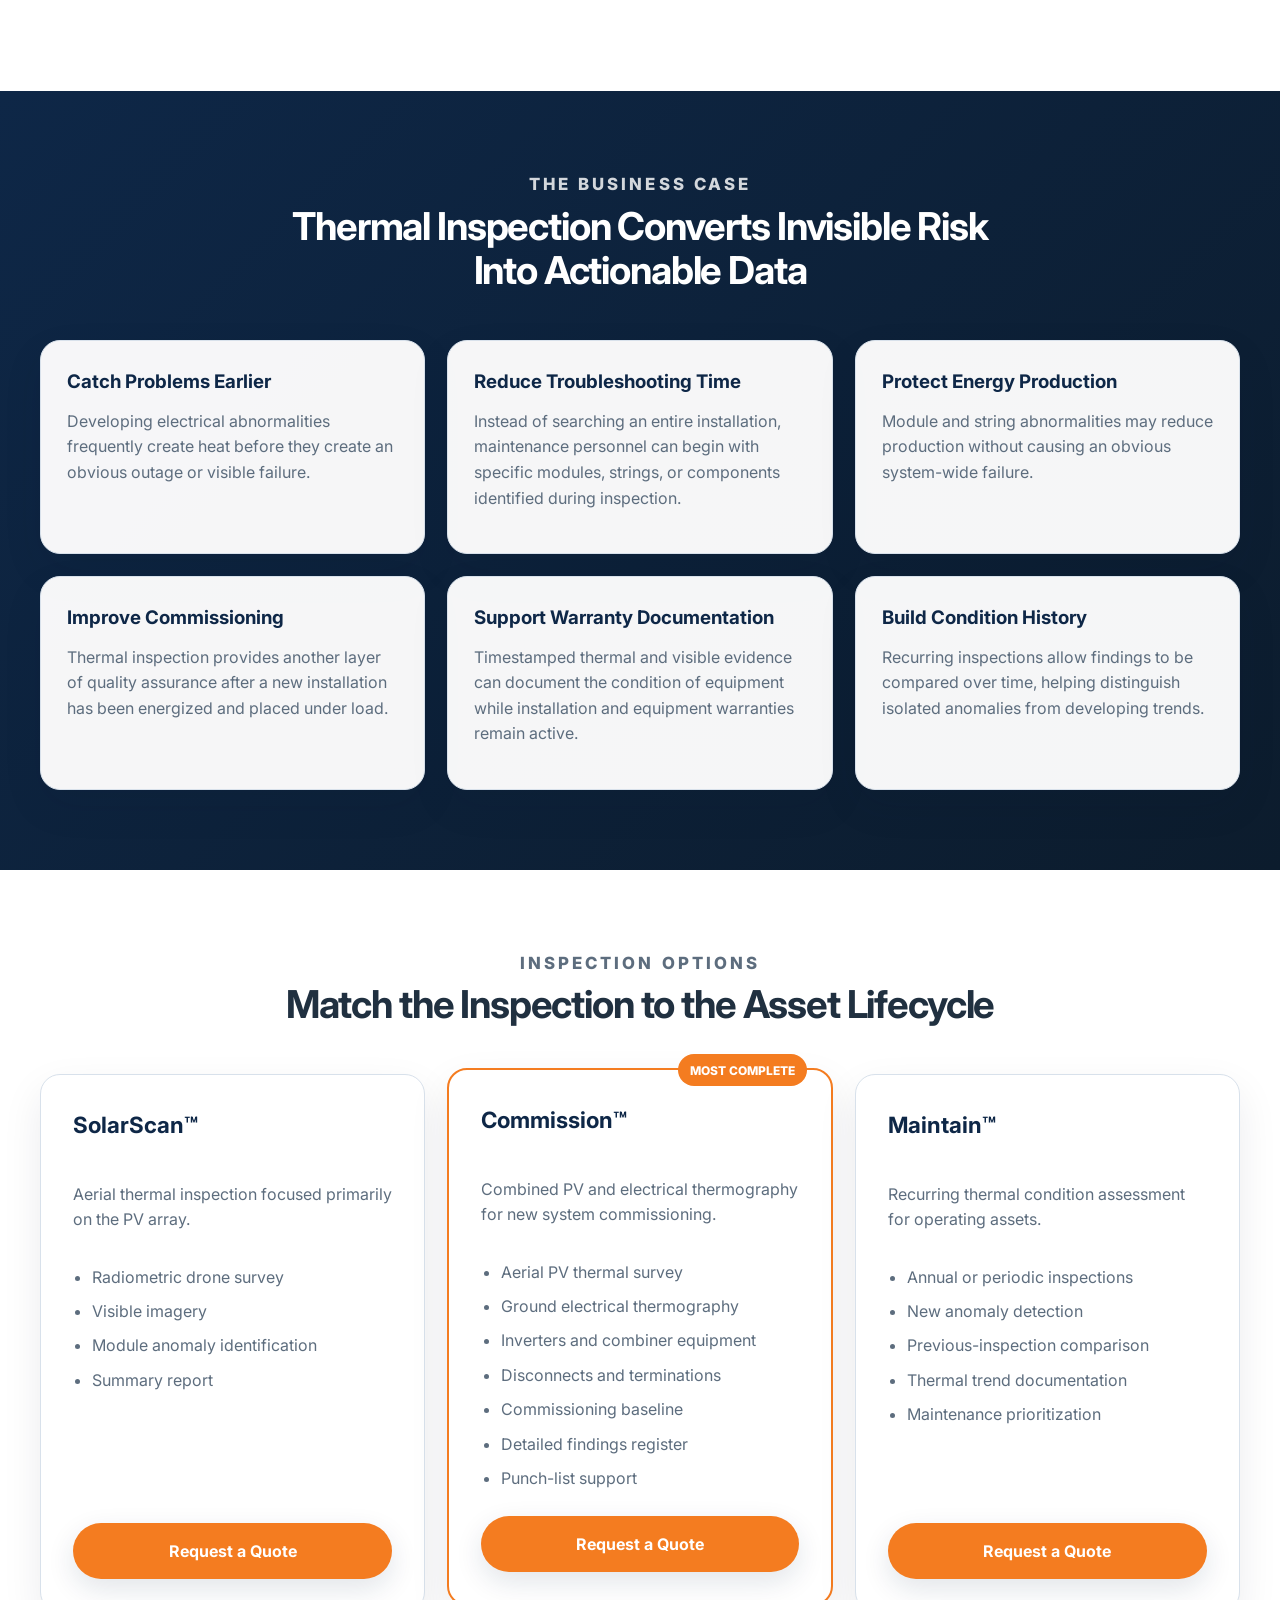
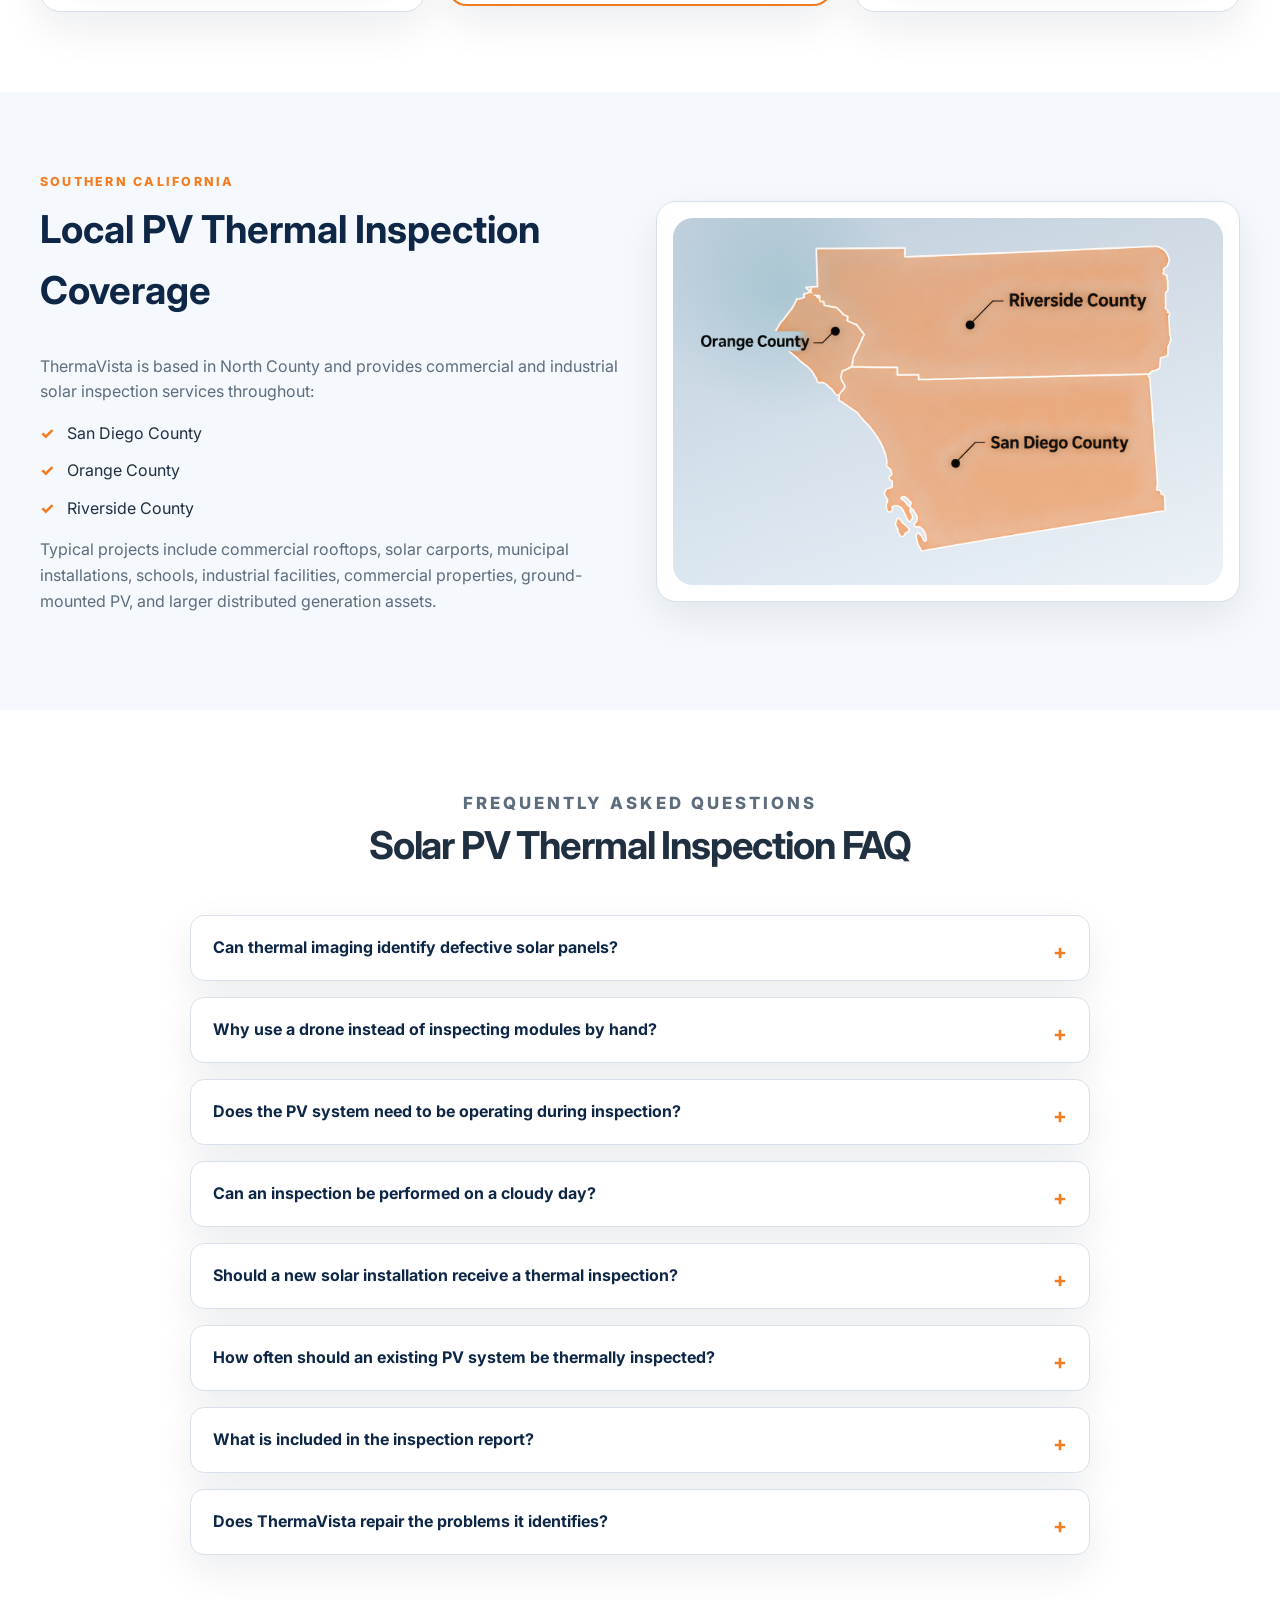
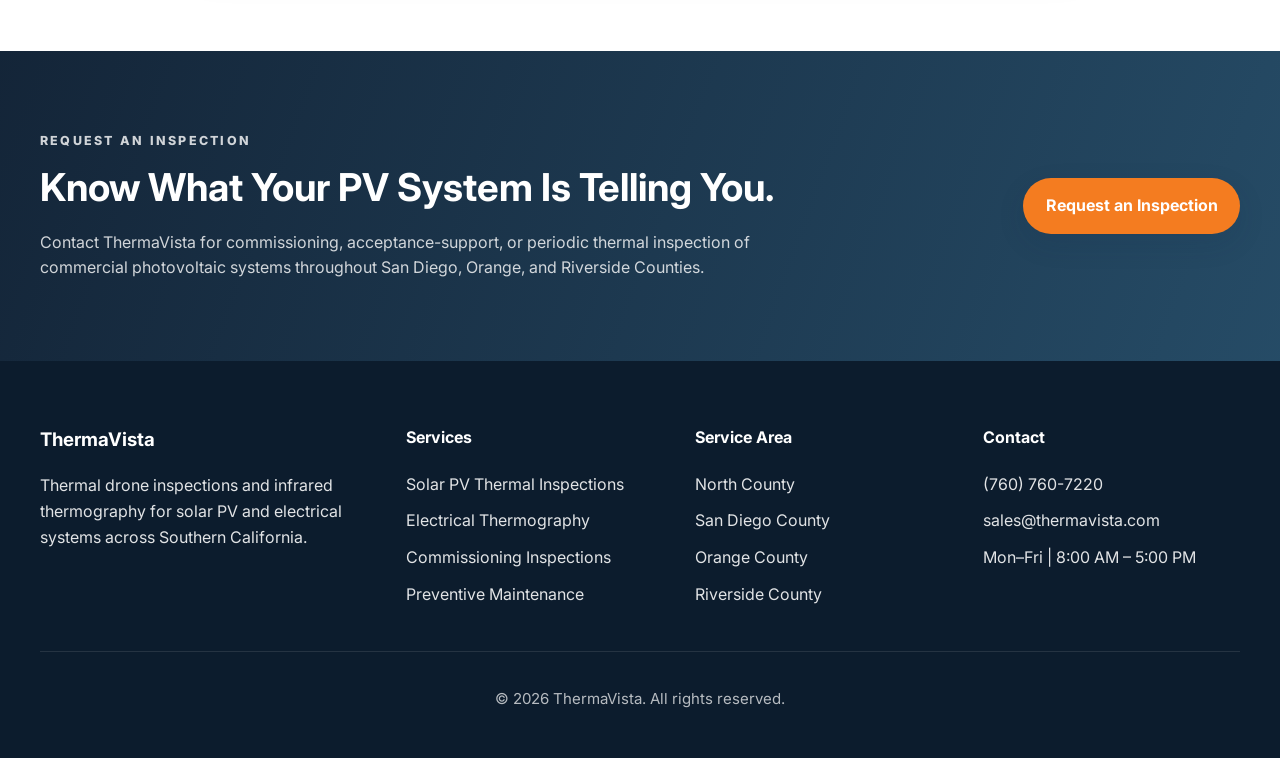
<file: solar-pv-thermal-inspections.html>
<!DOCTYPE html>
<html lang="en">
<head>
  <meta charset="UTF-8" />

  <meta
    name="viewport"
    content="width=device-width, initial-scale=1.0"
  />

  <meta
    name="description"
    content="ThermaVista provides aerial and ground-based thermal inspections for commercial and utility-scale solar PV systems throughout San Diego, Orange, and Riverside Counties. IEC TS 62446-3 aligned inspection methodology for commissioning and periodic maintenance."
  />

  <meta
    name="keywords"
    content="solar thermal inspection, PV thermal inspection, drone thermal inspection, solar drone inspection, infrared solar inspection, photovoltaic thermography, IEC TS 62446-3, solar commissioning inspection, solar maintenance inspection, San Diego solar inspection, Orange County solar inspection, Riverside solar inspection"
  />

  <meta name="author" content="ThermaVista" />

  <title>
    Solar PV Thermal Inspections | Drone Thermography | ThermaVista
  </title>

  <link rel="preconnect" href="https://fonts.googleapis.com" />
  <link rel="preconnect" href="https://fonts.gstatic.com" crossorigin />

  <link
    href="https://fonts.googleapis.com/css2?family=Inter:wght@400;500;600;700;800&display=swap"
    rel="stylesheet"
  />

  <link rel="stylesheet" href="./css/styles.css" />

  <link rel="icon" type="image/png" href="./img/favicon-96x96.png" sizes="96x96" />
  <link rel="icon" type="image/svg+xml" href="./img/favicon.svg" />
  <link rel="shortcut icon" href="./img/favicon.ico" />
  <link rel="apple-touch-icon" sizes="180x180" href="./img/apple-touch-icon.png" />
  <link rel="manifest" href="./site.webmanifest" />


  <style>
    /*
     * Page-specific styles.
     *
     * These can remain here during development or be moved into styles.css.
     */

    .service-hero {
      position: relative;
      overflow: hidden;
      color: #ffffff;
      padding: 6rem 0 5rem;
      background:
        linear-gradient(
          110deg,
          rgba(8, 24, 42, 0.94) 0%,
          rgba(14, 39, 71, 0.88) 48%,
          rgba(14, 39, 71, 0.48) 100%
        ),
        url("https://images.unsplash.com/photo-1509391366360-2e959784a276?auto=format&fit=crop&w=1800&q=85")
        center / cover no-repeat;
    }

    .service-hero-grid {
      display: grid;
      grid-template-columns: 1.2fr 0.8fr;
      gap: 3rem;
      align-items: center;
    }

    .service-hero-copy h1 {
      margin: 0.4rem 0 1.2rem;
      max-width: 850px;
      font-size: clamp(2.8rem, 5vw, 5rem);
      line-height: 0.98;
      letter-spacing: -0.05em;
    }

    .service-hero-copy h1 span {
      color: var(--color-orange);
    }

    .service-hero-copy > p:not(.eyebrow) {
      max-width: 760px;
      margin-bottom: 1.7rem;
      font-size: 1.12rem;
      color: rgba(255, 255, 255, 0.88);
    }

    .service-hero-badges {
      display: flex;
      flex-wrap: wrap;
      gap: 0.7rem;
      margin: 1.5rem 0 2rem;
    }

    .service-hero-badge {
      padding: 0.55rem 0.85rem;
      border: 1px solid rgba(255, 255, 255, 0.23);
      border-radius: 999px;
      background: rgba(255, 255, 255, 0.09);
      color: #ffffff;
      font-size: 0.87rem;
      font-weight: 600;
      backdrop-filter: blur(8px);
    }

    .hero-spec-card {
      padding: 2rem;
      border: 1px solid rgba(255, 255, 255, 0.16);
      border-radius: var(--radius-lg);
      background: rgba(255, 255, 255, 0.93);
      color: var(--color-text);
      box-shadow: var(--shadow-soft);
    }

    .hero-spec-card h2 {
      margin: 0 0 1rem;
      color: var(--color-navy);
      font-size: 1.55rem;
    }

    .hero-spec-list {
      margin: 0;
      padding: 0;
      list-style: none;
    }

    .hero-spec-list li {
      display: grid;
      grid-template-columns: 26px 1fr;
      gap: 0.7rem;
      padding: 0.72rem 0;
      border-bottom: 1px solid var(--color-border);
    }

    .hero-spec-list li:last-child {
      border-bottom: none;
    }

    .hero-spec-icon {
      color: var(--color-orange);
      font-weight: 800;
    }

    .intro-grid {
      display: grid;
      grid-template-columns: 1.1fr 0.9fr;
      gap: 3rem;
      align-items: center;
    }

    .intro-copy h2 {
      margin-top: 0.35rem;
      margin-bottom: 1rem;
      color: var(--color-navy);
      font-size: clamp(2rem, 3vw, 3rem);
      line-height: 1.1;
      letter-spacing: -0.03em;
    }

    .intro-copy p {
      color: var(--color-text-soft);
      font-size: 1.03rem;
    }

    .thermal-demo {
      min-height: 430px;
      overflow: hidden;
      border-radius: var(--radius-lg);
      box-shadow: var(--shadow-card);
      display: grid;
      grid-template-columns: 1fr 1fr;
    }

    .thermal-demo-panel {
      position: relative;
      min-height: 430px;
    }



    .thermal-demo-label {
      position: absolute;
      left: 1rem;
      bottom: 1rem;
      padding: 0.5rem 0.8rem;
      border-radius: 999px;
      background: rgba(8, 24, 42, 0.82);
      color: #ffffff;
      font-size: 0.85rem;
      font-weight: 700;
    }

    .use-case-grid {
      display: grid;
      grid-template-columns: repeat(4, 1fr);
      gap: 1.25rem;
    }

    .use-case-card {
      padding: 1.5rem;
      border: 1px solid var(--color-border);
      border-radius: var(--radius-lg);
      background: #ffffff;
      box-shadow: var(--shadow-soft);
    }

    .use-case-card h3 {
      margin: 0 0 0.7rem;
      color: var(--color-navy);
      font-size: 1.08rem;
    }

    .use-case-card p {
      margin: 0;
      color: var(--color-text-soft);
      font-size: 0.95rem;
    }

    .defect-table-wrapper {
      overflow-x: auto;
      border: 1px solid var(--color-border);
      border-radius: var(--radius-lg);
      box-shadow: var(--shadow-soft);
    }

    .defect-table {
      width: 100%;
      border-collapse: collapse;
      min-width: 800px;
      background: #ffffff;
    }

    .defect-table th,
    .defect-table td {
      padding: 1rem 1.1rem;
      text-align: left;
      vertical-align: top;
      border-bottom: 1px solid var(--color-border);
    }

    .defect-table th {
      background: var(--color-navy);
      color: #ffffff;
      font-size: 0.9rem;
    }

    .defect-table tr:last-child td {
      border-bottom: none;
    }

    .defect-table td:first-child {
      color: var(--color-navy);
      font-weight: 700;
    }

    .methodology-grid {
      display: grid;
      grid-template-columns: repeat(3, 1fr);
      gap: 1.4rem;
    }

    .methodology-card {
      padding: 1.6rem;
      border-radius: var(--radius-lg);
      background: rgba(255, 255, 255, 0.95);
      color: var(--color-text);
    }

    .methodology-number {
      display: grid;
      place-items: center;
      width: 42px;
      height: 42px;
      margin-bottom: 1rem;
      border-radius: 50%;
      background: var(--color-orange);
      color: #ffffff;
      font-weight: 800;
    }

    .methodology-card h3 {
      margin: 0 0 0.65rem;
      color: var(--color-navy);
    }

    .methodology-card p {
      margin: 0;
      color: var(--color-text-soft);
    }

    .condition-grid {
      display: grid;
      grid-template-columns: repeat(4, 1fr);
      gap: 1rem;
      margin-top: 2rem;
    }

    .condition-card {
      padding: 1.3rem;
      border-left: 4px solid var(--color-orange);
      border-radius: var(--radius-md);
      background: #ffffff;
      box-shadow: var(--shadow-soft);
    }

    .condition-card strong {
      display: block;
      margin-bottom: 0.35rem;
      color: var(--color-navy);
    }

    .condition-card span {
      color: var(--color-text-soft);
      font-size: 0.94rem;
    }

    .standards-feature {
      display: grid;
      grid-template-columns: 0.85fr 1.15fr;
      gap: 2.5rem;
      align-items: start;
    }

    .standard-callout {
      padding: 2rem;
      border-radius: var(--radius-lg);
      background:
        linear-gradient(
          135deg,
          var(--color-navy),
          var(--color-navy-2)
        );
      color: #ffffff;
      box-shadow: var(--shadow-card);
    }

    .standard-callout .standard-code {
      display: inline-block;
      margin-bottom: 1rem;
      padding: 0.45rem 0.75rem;
      border-radius: 999px;
      background: var(--color-orange);
      font-size: 0.84rem;
      font-weight: 800;
    }

    .standard-callout h3 {
      margin: 0 0 1rem;
      font-size: 1.7rem;
    }

    .standard-callout p {
      margin-bottom: 0;
      color: rgba(255, 255, 255, 0.82);
    }

    .standards-detail h2 {
      margin-top: 0;
      color: var(--color-navy);
    }

    .standards-detail p {
      color: var(--color-text-soft);
    }

    .standards-detail ul {
      padding-left: 1.3rem;
      color: var(--color-text-soft);
    }

    .standards-detail li {
      margin-bottom: 0.65rem;
    }

    .timeline {
      display: grid;
      grid-template-columns: repeat(5, 1fr);
      gap: 1rem;
      margin-top: 2rem;
    }

    .timeline-step {
      position: relative;
      padding: 1.6rem 1.3rem;
      border: 1px solid var(--color-border);
      border-radius: var(--radius-lg);
      background: #ffffff;
      box-shadow: var(--shadow-soft);
    }

    .timeline-step::after {
      content: "→";
      position: absolute;
      top: 50%;
      right: -0.8rem;
      transform: translateY(-50%);
      z-index: 2;
      color: var(--color-orange);
      font-size: 1.4rem;
      font-weight: 800;
    }

    .timeline-step:last-child::after {
      display: none;
    }

    .timeline-step strong {
      display: block;
      margin-bottom: 0.5rem;
      color: var(--color-navy);
    }

    .timeline-step p {
      margin: 0;
      color: var(--color-text-soft);
      font-size: 0.92rem;
    }

    .report-grid {
      display: grid;
      grid-template-columns: 1fr 1fr;
      gap: 2rem;
      align-items: center;
    }

    .report-example {
      overflow: hidden;
      border: 1px solid var(--color-border);
      border-radius: var(--radius-lg);
      background: #ffffff;
      box-shadow: var(--shadow-card);
    }

    .report-header {
      padding: 1.1rem 1.3rem;
      background: var(--color-navy);
      color: #ffffff;
    }

    .report-header strong {
      display: block;
      font-size: 1.1rem;
    }

    .report-header span {
      font-size: 0.85rem;
      color: rgba(255, 255, 255, 0.72);
    }

    .report-images {
      display: grid;
      grid-template-columns: 1fr 1fr;
    }

    .report-image {
      min-height: 160px;
      position: relative;
    }

    .report-visible {
      background:
        url("./img/examples/el-super-MAX_1024.JPG")
        center / cover no-repeat;
    }

    .report-thermal {
      background:
        url("./img/examples/el-super-IRX_1024.jpg")
        center / cover no-repeat;
    }

    .report-body {
      padding: 1.3rem;
    }

    .report-row {
      display: flex;
      justify-content: space-between;
      gap: 1rem;
      padding: 0.6rem 0;
      border-bottom: 1px solid var(--color-border);
      font-size: 0.9rem;
    }

    .report-row:last-child {
      border-bottom: none;
    }

    .report-row span {
      color: var(--color-text-soft);
    }

    .report-row strong {
      color: var(--color-navy);
      text-align: right;
    }

    .inspection-packages {
      display: grid;
      grid-template-columns: repeat(3, 1fr);
      gap: 1.4rem;
    }

    .package-card {
      position: relative;
      display: flex;
      flex-direction: column;
      padding: 2rem;
      border: 1px solid var(--color-border);
      border-radius: var(--radius-lg);
      background: #ffffff;
      box-shadow: var(--shadow-soft);
    }

    .package-card.featured {
      border: 2px solid var(--color-orange);
      transform: translateY(-6px);
    }

    .package-label {
      position: absolute;
      top: 0;
      right: 1.5rem;
      transform: translateY(-50%);
      padding: 0.4rem 0.75rem;
      border-radius: 999px;
      background: var(--color-orange);
      color: #ffffff;
      font-size: 0.75rem;
      font-weight: 800;
    }

    .package-card h3 {
      margin-top: 0;
      color: var(--color-navy);
      font-size: 1.4rem;
    }

    .package-card > p {
      color: var(--color-text-soft);
    }

    .package-card ul {
      flex-grow: 1;
      padding-left: 1.2rem;
      color: var(--color-text-soft);
    }

    .package-card li {
      margin-bottom: 0.55rem;
    }

    .faq-list {
      max-width: 900px;
      margin: 0 auto;
    }

    .faq-item {
      margin-bottom: 1rem;
      border: 1px solid var(--color-border);
      border-radius: var(--radius-md);
      background: #ffffff;
      box-shadow: var(--shadow-soft);
    }

    .faq-item summary {
      cursor: pointer;
      list-style: none;
      padding: 1.2rem 1.4rem;
      color: var(--color-navy);
      font-weight: 700;
    }

    .faq-item summary::-webkit-details-marker {
      display: none;
    }

    .faq-item summary::after {
      content: "+";
      float: right;
      color: var(--color-orange);
      font-size: 1.3rem;
    }

    .faq-item[open] summary::after {
      content: "−";
    }

    .faq-answer {
      padding: 0 1.4rem 1.25rem;
      color: var(--color-text-soft);
    }

    .faq-answer p {
      margin-top: 0;
    }

    .bottom-cta {
      background:
        linear-gradient(
          110deg,
          rgba(10, 28, 48, 0.96),
          rgba(19, 60, 89, 0.92)
        );
      color: #ffffff;
    }

    .bottom-cta-grid {
      display: grid;
      grid-template-columns: 1fr auto;
      gap: 2rem;
      align-items: center;
    }

    .bottom-cta h2 {
      margin: 0.4rem 0 0.7rem;
      font-size: clamp(2rem, 3vw, 3rem);
    }

    .bottom-cta p {
      max-width: 720px;
      margin: 0;
      color: rgba(255, 255, 255, 0.8);
    }

    @media (max-width: 1050px) {
      .service-hero-grid,
      .intro-grid,
      .standards-feature,
      .report-grid {
        grid-template-columns: 1fr;
      }

      .use-case-grid,
      .condition-grid {
        grid-template-columns: repeat(2, 1fr);
      }

      .methodology-grid {
        grid-template-columns: repeat(2, 1fr);
      }

      .timeline {
        grid-template-columns: 1fr;
      }

      .timeline-step::after {
        content: "↓";
        top: auto;
        bottom: -1.15rem;
        right: 50%;
        transform: translateX(50%);
      }

      .inspection-packages {
        grid-template-columns: 1fr;
      }

      .package-card.featured {
        transform: none;
      }
    }

    @media (max-width: 760px) {
      .service-hero {
        padding: 4.5rem 0 3.5rem;
      }

      .use-case-grid,
      .condition-grid,
      .methodology-grid {
        grid-template-columns: 1fr;
      }

      .thermal-demo {
        grid-template-columns: 1fr;
      }

      .thermal-demo-panel {
        min-height: 280px;
      }

      .bottom-cta-grid {
        grid-template-columns: 1fr;
      }
    }
  </style>
</head>


<body>

<!-- =========================================================
     HEADER
     ========================================================= -->

<header class="site-header">
  <div class="container header-inner">

    <a href="index.html" class="brand" aria-label="ThermaVista home">

      <div class="brand-mark"></div>

      <div class="brand-text">
        <span class="brand-name">ThermaVista</span>
        <span class="brand-tagline">
            See More. Keep It Performing.
          </span>
      </div>

    </a>


    <input
      type="checkbox"
      id="nav-toggle"
      class="nav-toggle"
    />

    <label
      for="nav-toggle"
      class="nav-toggle-label"
      aria-label="Toggle navigation"
    >
      <span></span>
      <span></span>
      <span></span>
    </label>


    <nav class="site-nav" aria-label="Primary navigation">

      <ul>

        <li>
          <a href="index.html">
            Home
          </a>
        </li>

        <li>
          <a href="solar-pv-thermal-inspections.html">
            Solar PV
          </a>
        </li>

        <li>
          <a href="electrical-thermography.html">
            Electrical
          </a>
        </li>

        <li>
          <a href="commissioning-inspections.html">
            Commissioning
          </a>
        </li>

        <li>
          <a href="standards.html">
            Standards
          </a>
        </li>

        <li>
          <a href="#contact" class="btn btn-nav contact-btn">
            Request an Inspection
          </a>
        </li>

      </ul>

    </nav>

  </div>
</header>



<main>

  <!-- =========================================================
       HERO
       ========================================================= -->

  <section class="service-hero">

    <div class="container service-hero-grid">

      <div class="service-hero-copy">

        <p class="eyebrow">
          SOLAR PV THERMAL INSPECTIONS
        </p>

        <h1>
          Find Solar Problems
          <span>That Can't Be Seen From the Ground.</span>
        </h1>

        <p>
          ThermaVista provides aerial and ground-based infrared
          thermography for commercial and utility photovoltaic systems,
          helping owners, EPC contractors, commissioning teams, and O&amp;M
          providers identify thermal anomalies quickly and document
          system condition with actionable evidence.
        </p>


        <div class="service-hero-badges">

            <span class="service-hero-badge">
              IEC TS 62446-3 Aligned
            </span>

          <span class="service-hero-badge">
              Radiometric Thermal Imaging
            </span>

          <span class="service-hero-badge">
              Commissioning &amp; Maintenance
            </span>

          <span class="service-hero-badge">
              Southern California
            </span>

        </div>


        <div class="hero-actions">

          <a href="#contact" class="btn btn-primary contact-btn">
            Request an Inspection
          </a>

          <a href="#inspection-process" class="btn btn-secondary">
            See How It Works
          </a>

        </div>

      </div>


      <aside class="hero-spec-card">

        <h2>
          Typical Inspection Scope
        </h2>

        <ul class="hero-spec-list">

          <li>
            <span class="hero-spec-icon">✓</span>
            <span>
                PV module and cell-level thermal anomalies
              </span>
          </li>

          <li>
            <span class="hero-spec-icon">✓</span>
            <span>
                String and substring abnormalities
              </span>
          </li>

          <li>
            <span class="hero-spec-icon">✓</span>
            <span>
                Connector and junction-box heating
              </span>
          </li>

          <li>
            <span class="hero-spec-icon">✓</span>
            <span>
                Combiner box inspection
              </span>
          </li>

          <li>
            <span class="hero-spec-icon">✓</span>
            <span>
                Inverter thermal inspection
              </span>
          </li>

          <li>
            <span class="hero-spec-icon">✓</span>
            <span>
                Disconnects and electrical terminations
              </span>
          </li>

          <li>
            <span class="hero-spec-icon">✓</span>
            <span>
                Commissioning baseline documentation
              </span>
          </li>

          <li>
            <span class="hero-spec-icon">✓</span>
            <span>
                Periodic condition monitoring
              </span>
          </li>

        </ul>

      </aside>

    </div>

  </section>



  <!-- =========================================================
       TRUST BAR
       ========================================================= -->

  <section class="trust-bar">

    <div class="container trust-grid">

      <div class="trust-item">
        <strong>IEC TS 62446-3</strong>
        <span>
            PV thermography methodology
          </span>
      </div>

      <div class="trust-item">
        <strong>Radiometric Imaging</strong>
        <span>
            Temperature data, not merely photographs
          </span>
      </div>

      <div class="trust-item">
        <strong>Drone + Ground</strong>
        <span>
            Array coverage plus electrical detail
          </span>
      </div>

      <div class="trust-item">
        <strong>SoCal Coverage</strong>
        <span>
            San Diego, Orange &amp; Riverside
          </span>
      </div>

    </div>

  </section>



  <!-- =========================================================
       INTRODUCTION
       ========================================================= -->

  <section class="section">

    <div class="container intro-grid">

      <div class="intro-copy">

        <p class="eyebrow">
          SEE WHAT NORMAL IMAGERY MISSES
        </p>

        <h2>
          A Solar Module Can Look Normal and Still Have a Problem
        </h2>

        <p>
          Many photovoltaic defects are difficult or impossible to identify
          through conventional visual inspection alone. Under appropriate
          operating conditions, defective cells, electrical connections,
          bypass components, and other abnormalities can produce distinct
          thermal patterns.
        </p>

        <p>
          Radiometric infrared imaging allows those temperature differences
          to be measured, mapped, and compared across large PV installations.
          Drone-based inspection makes that process practical even across
          hundreds or thousands of modules.
        </p>

        <p>
          ThermaVista combines aerial imaging with targeted ground
          thermography to provide both broad system coverage and detailed
          inspection of electrical equipment.
        </p>

      </div>


      <div
        class="thermal-demo"
        aria-label="Example visible and thermal comparison"
      >

        <div class="thermal-demo-panel visible-pv-image">
            <span class="thermal-demo-label">
              Visible Image
            </span>
        </div>

        <div class="thermal-demo-panel thermal-pv-image">
            <span class="thermal-demo-label">
              Thermal Image
            </span>
        </div>

      </div>

    </div>

  </section>



  <!-- =========================================================
       USE CASES
       ========================================================= -->

  <section class="section section-alt">

    <div class="container">

      <div class="section-heading">

        <p class="eyebrow">
          WHEN TO USE THERMAL INSPECTION
        </p>

        <h2>
          One Technology. Several Different Inspection Objectives.
        </h2>

        <p>
          The inspection strategy depends on where the PV system is in its
          lifecycle and what decision the inspection needs to support.
        </p>

      </div>


      <div class="use-case-grid">

        <article class="use-case-card">

          <h3>
            New System Commissioning
          </h3>

          <p>
            Inspect an energized installation prior to turnover to identify
            thermal anomalies and establish initial system condition.
          </p>

        </article>


        <article class="use-case-card">

          <h3>
            Acceptance Support
          </h3>

          <p>
            Provide thermal evidence that can support project punch lists,
            quality assurance, corrective work, and final acceptance.
          </p>

        </article>


        <article class="use-case-card">

          <h3>
            Periodic Maintenance
          </h3>

          <p>
            Inspect operating systems at regular intervals to identify new
            abnormalities before they develop into larger problems.
          </p>

        </article>


        <article class="use-case-card">

          <h3>
            Troubleshooting
          </h3>

          <p>
            Use targeted thermal inspection to help localize suspected
            production, module, string, connector, or electrical issues.
          </p>

        </article>

      </div>

    </div>

  </section>



  <!-- =========================================================
       WHAT WE DETECT
       ========================================================= -->

  <section class="section">

    <div class="container">

      <div class="section-heading">

        <p class="eyebrow">
          WHAT THERMAL IMAGING CAN REVEAL
        </p>

        <h2>
          Thermal Patterns Provide Clues About System Condition
        </h2>

        <p>
          Infrared thermography identifies abnormal thermal behavior.
          The resulting patterns can help direct electrical testing,
          troubleshooting, maintenance, and corrective action.
        </p>

      </div>


      <div class="defect-table-wrapper">

        <table class="defect-table">

          <thead>

          <tr>

            <th>
              Thermal Observation
            </th>

            <th>
              Possible Condition
            </th>

            <th>
              Why It Matters
            </th>

            <th>
              Typical Follow-Up
            </th>

          </tr>

          </thead>


          <tbody>

          <tr>

            <td>
              Individual hot cell
            </td>

            <td>
              Cell damage, mismatch, cracking, localized shading,
              or other module abnormality
            </td>

            <td>
              May affect module performance and could indicate a
              developing failure mechanism
            </td>

            <td>
              Visual inspection, electrical testing, module evaluation
            </td>

          </tr>


          <tr>

            <td>
              Substring heating
            </td>

            <td>
              Bypass diode or substring-related condition
            </td>

            <td>
              May indicate reduced module output or abnormal current flow
            </td>

            <td>
              Electrical evaluation and module troubleshooting
            </td>

          </tr>


          <tr>

            <td>
              Entire module warmer than adjacent modules
            </td>

            <td>
              Open circuit, wiring issue, operating mismatch,
              or module-level electrical condition
            </td>

            <td>
              May indicate loss of production or abnormal module operation
            </td>

            <td>
              String-level electrical testing and inspection
            </td>

          </tr>


          <tr>

            <td>
              Connector hotspot
            </td>

            <td>
              Increased resistance, poor contact, contamination,
              improper assembly, or connection degradation
            </td>

            <td>
              Resistive heating may increase over time and warrants
              investigation
            </td>

            <td>
              Qualified electrical inspection and corrective evaluation
            </td>

          </tr>


          <tr>

            <td>
              Junction-box heating
            </td>

            <td>
              Internal connection, diode, or component abnormality
            </td>

            <td>
              May indicate an electrical issue not visible externally
            </td>

            <td>
              Targeted inspection and electrical diagnostics
            </td>

          </tr>


          <tr>

            <td>
              String-level thermal difference
            </td>

            <td>
              Current imbalance, open string, shading, mismatch,
              or electrical fault
            </td>

            <td>
              May correspond with reduced production from an affected string
            </td>

            <td>
              String current and voltage testing
            </td>

          </tr>


          <tr>

            <td>
              Combiner or fuse heating
            </td>

            <td>
              Resistive connection, fuse condition, imbalance,
              or conductor issue
            </td>

            <td>
              Could affect reliability and electrical-system performance
            </td>

            <td>
              Ground-based thermography and qualified electrical evaluation
            </td>

          </tr>


          <tr>

            <td>
              Inverter termination hotspot
            </td>

            <td>
              Abnormal resistance at a conductor or terminal connection
            </td>

            <td>
              High-current connections can produce significant heating
              when resistance increases
            </td>

            <td>
              Qualified electrician investigation and corrective action
            </td>

          </tr>

          </tbody>

        </table>

      </div>


      <p
        style="
            margin-top: 1rem;
            color: var(--color-text-soft);
            font-size: 0.88rem;
          "
      >
        Thermal signatures identify abnormal temperature patterns and
        potential conditions; they do not necessarily establish root cause
        without appropriate follow-up evaluation.
      </p>

    </div>

  </section>



  <!-- =========================================================
       IEC METHODOLOGY
       ========================================================= -->

  <section
    id="inspection-process"
    class="section section-dark"
  >

    <div class="container">

      <div class="section-heading section-heading-light">

        <p class="eyebrow">
          STANDARDS-ALIGNED DATA COLLECTION
        </p>

        <h2>
          A Reliable Thermal Inspection Requires More Than Flying a Drone
        </h2>

        <p>
          Thermal data is influenced by system load, sunlight, wind,
          weather, viewing geometry, equipment characteristics, and
          inspection technique. ThermaVista evaluates those conditions
          before relying on the resulting imagery.
        </p>

      </div>


      <div class="methodology-grid">

        <article class="methodology-card">

          <div class="methodology-number">
            1
          </div>

          <h3>
            Verify System Operation
          </h3>

          <p>
            Determine whether the PV system is operating under conditions
            appropriate for meaningful thermal evaluation.
          </p>

        </article>


        <article class="methodology-card">

          <div class="methodology-number">
            2
          </div>

          <h3>
            Evaluate Environmental Conditions
          </h3>

          <p>
            Solar irradiance, cloud cover, wind, ambient temperature, and
            changing weather conditions are considered before and during
            data acquisition.
          </p>

        </article>


        <article class="methodology-card">

          <div class="methodology-number">
            3
          </div>

          <h3>
            Acquire Radiometric Imagery
          </h3>

          <p>
            Infrared images retain temperature measurement information,
            allowing anomalies and temperature differences to be analyzed
            after acquisition.
          </p>

        </article>


        <article class="methodology-card">

          <div class="methodology-number">
            4
          </div>

          <h3>
            Capture Visual Context
          </h3>

          <p>
            Visible-light imagery helps identify the physical location of
            findings and distinguish thermal effects caused by shading,
            contamination, or physical conditions.
          </p>

        </article>


        <article class="methodology-card">

          <div class="methodology-number">
            5
          </div>

          <h3>
            Analyze Thermal Patterns
          </h3>

          <p>
            Findings are evaluated using temperature differences, pattern
            characteristics, surrounding equipment, and comparable assets.
          </p>

        </article>


        <article class="methodology-card">

          <div class="methodology-number">
            6
          </div>

          <h3>
            Document Findings
          </h3>

          <p>
            Each relevant finding is associated with imagery, equipment
            identification, location, observations, and recommended follow-up.
          </p>

        </article>

      </div>

    </div>

  </section>



  <!-- =========================================================
       ENVIRONMENTAL CONDITIONS
       ========================================================= -->

  <section class="section">

    <div class="container">

      <div class="section-heading">

        <p class="eyebrow">
          INSPECTION CONDITIONS MATTER
        </p>

        <h2>
          Thermal Data Is Only as Good as the Conditions Under Which It Was Collected
        </h2>

        <p>
          PV thermal inspection depends upon meaningful electrical loading
          and sufficiently stable environmental conditions. These factors
          are evaluated and documented as part of the inspection.
        </p>

      </div>


      <div class="condition-grid">

        <article class="condition-card">

          <strong>
            Solar Irradiance
          </strong>

          <span>
              Adequate and reasonably stable sunlight is necessary to create
              useful thermal contrast across operating PV modules.
            </span>

        </article>


        <article class="condition-card">

          <strong>
            Wind
          </strong>

          <span>
              Excessive airflow can cool modules and electrical components,
              reducing or altering observable temperature differences.
            </span>

        </article>


        <article class="condition-card">

          <strong>
            Cloud Cover
          </strong>

          <span>
              Rapid changes in irradiance can create transient temperature
              patterns that complicate interpretation.
            </span>

        </article>


        <article class="condition-card">

          <strong>
            System Load
          </strong>

          <span>
              Electrical abnormalities are more readily observed when the
              equipment is operating under meaningful load.
            </span>

        </article>


        <article class="condition-card">

          <strong>
            Viewing Angle
          </strong>

          <span>
              Inspection geometry must limit reflections and provide sufficient
              image detail for reliable interpretation.
            </span>

        </article>


        <article class="condition-card">

          <strong>
            Spatial Resolution
          </strong>

          <span>
              Flight altitude, optics, sensor resolution, and target size
              determine how much module-level detail can be resolved.
            </span>

        </article>


        <article class="condition-card">

          <strong>
            Surface Effects
          </strong>

          <span>
              Soiling, shadows, vegetation, moisture, and reflections can
              produce thermal patterns that require contextual interpretation.
            </span>

        </article>


        <article class="condition-card">

          <strong>
            Documentation
          </strong>

          <span>
              Environmental and operating conditions provide essential context
              for interpreting the resulting thermographic data.
            </span>

        </article>

      </div>

    </div>

  </section>



  <!-- =========================================================
       IEC STANDARD
       ========================================================= -->

  <section class="section section-alt">

    <div class="container standards-feature">

      <aside class="standard-callout">

          <span class="standard-code">
            IEC TS 62446-3
          </span>

        <h3>
          Photovoltaic Systems — Outdoor Infrared Thermography
        </h3>

        <p>
          ThermaVista's PV inspection methodology is aligned with applicable
          principles and practices described in IEC TS 62446-3 for outdoor
          infrared thermography of photovoltaic modules and plants.
        </p>

      </aside>


      <div class="standards-detail">

        <p class="eyebrow">
          WHY THE STANDARD MATTERS
        </p>

        <h2>
          Consistent Procedures Produce More Defensible Results
        </h2>

        <p>
          IEC TS 62446-3 provides a framework for performing and documenting
          outdoor infrared thermographic inspections of operating PV systems.
          It addresses important elements of the inspection process,
          including:
        </p>

        <ul>

          <li>
            Infrared inspection equipment
          </li>

          <li>
            Environmental conditions during inspection
          </li>

          <li>
            PV system operating conditions
          </li>

          <li>
            Image acquisition procedures
          </li>

          <li>
            Inspection geometry and image quality
          </li>

          <li>
            Evaluation of thermal abnormalities
          </li>

          <li>
            Reporting requirements
          </li>

          <li>
            Personnel considerations and inspection methodology
          </li>

        </ul>

        <p>
          The objective is not merely to capture attractive infrared
          photographs. It is to obtain thermographic data under controlled
          enough conditions that the results can support meaningful
          engineering, commissioning, and maintenance decisions.
        </p>

      </div>

    </div>

  </section>



  <!-- =========================================================
       DRONE + GROUND
       ========================================================= -->

  <section class="section">

    <div class="container">

      <div class="section-heading">

        <p class="eyebrow">
          AERIAL + GROUND THERMOGRAPHY
        </p>

        <h2>
          The Drone Finds the Pattern. Ground Inspection Provides the Detail.
        </h2>

        <p>
          Large photovoltaic systems contain both expansive module fields and
          concentrated electrical equipment. The most useful inspection often
          combines both perspectives.
        </p>

      </div>


      <div class="card-grid three-up">

        <article class="value-card">

          <h3>
            Aerial PV Survey
          </h3>

          <p>
            Drone thermography allows large areas of modules to be inspected
            efficiently while preserving location and visual context for
            detected anomalies.
          </p>

        </article>


        <article class="value-card">

          <h3>
            Ground Electrical Inspection
          </h3>

          <p>
            Handheld thermography can evaluate inverters, combiners,
            disconnects, panelboards, switchgear, conductors, and electrical
            terminations under operating load.
          </p>

        </article>


        <article class="value-card">

          <h3>
            Integrated Findings
          </h3>

          <p>
            Combining array-level and electrical-equipment findings provides
            a more complete representation of PV system condition than either
            technique alone.
          </p>

        </article>

      </div>

    </div>

  </section>



  <!-- =========================================================
       INSPECTION WORKFLOW
       ========================================================= -->

  <section class="section section-alt">

    <div class="container">

      <div class="section-heading">

        <p class="eyebrow">
          INSPECTION WORKFLOW
        </p>

        <h2>
          From Site Planning to Corrective Action
        </h2>

      </div>


      <div class="timeline">

        <article class="timeline-step">

          <strong>
            1. Plan
          </strong>

          <p>
            Review drawings, array layout, equipment schedules,
            site access, and inspection objectives.
          </p>

        </article>


        <article class="timeline-step">

          <strong>
            2. Inspect
          </strong>

          <p>
            Acquire thermal and visible imagery under appropriate operating
            and environmental conditions.
          </p>

        </article>


        <article class="timeline-step">

          <strong>
            3. Analyze
          </strong>

          <p>
            Evaluate abnormal thermal patterns and compare similar equipment,
            modules, strings, or phases.
          </p>

        </article>


        <article class="timeline-step">

          <strong>
            4. Report
          </strong>

          <p>
            Document findings with equipment location, imagery,
            measurements, observations, and priorities.
          </p>

        </article>


        <article class="timeline-step">

          <strong>
            5. Act
          </strong>

          <p>
            Use findings to direct troubleshooting, corrective work,
            warranty review, or future condition monitoring.
          </p>

        </article>

      </div>

    </div>

  </section>



  <!-- =========================================================
       REPORTING
       ========================================================= -->

  <section class="section">

    <div class="container report-grid">

      <div>

        <p class="eyebrow">
          ACTIONABLE REPORTING
        </p>

        <h2
          style="
              margin-top: 0.4rem;
              color: var(--color-navy);
              font-size: clamp(2rem, 3vw, 3rem);
            "
        >
          The Deliverable Is the Information, Not the Infrared Picture
        </h2>

        <p style="color: var(--color-text-soft);">
          Thermal images become valuable when the customer can determine
          exactly what equipment is involved, where it is located, why the
          finding matters, and what should happen next.
        </p>


        <ul class="check-list">

          <li>
            Executive summary
          </li>

          <li>
            Inspection scope and methodology
          </li>

          <li>
            Site and system information
          </li>

          <li>
            Environmental conditions
          </li>

          <li>
            Radiometric infrared images
          </li>

          <li>
            Corresponding visible-light images
          </li>

          <li>
            Equipment and location identification
          </li>

          <li>
            Temperature and ΔT measurements
          </li>

          <li>
            Finding descriptions
          </li>

          <li>
            Priority classification
          </li>

          <li>
            Recommended follow-up
          </li>

          <li>
            Summary findings table
          </li>

        </ul>

      </div>


      <div class="report-example">

        <div class="report-header">

          <strong>
            TH-012 — PV Module Thermal Anomaly
          </strong>

          <span>
              Example finding
            </span>

        </div>


        <div class="report-images">

          <div class="report-image report-visible"></div>

          <div class="report-image report-thermal"></div>

        </div>


        <div class="report-body">

          <div class="report-row">
            <span>Asset</span>
            <strong>PV Module</strong>
          </div>

          <div class="report-row">
            <span>Location</span>
            <strong>Array 09 / Row 07 / Module 24</strong>
          </div>

          <div class="report-row">
            <span>Thermal Pattern</span>
            <strong>Single Cell Bad Diode</strong>
          </div>

          <div class="report-row">
            <span>Example ΔT</span>
            <strong>28.4°C</strong>
          </div>

          <div class="report-row">
            <span>Priority</span>
            <strong>P2 — Major</strong>
          </div>

          <div class="report-row">
            <span>Recommended Action</span>
            <strong>Electrical / module evaluation. Repair or replace.</strong>
          </div>

        </div>

      </div>

    </div>

  </section>



  <!-- =========================================================
       BUSINESS VALUE
       ========================================================= -->

  <section class="section section-dark">

    <div class="container">

      <div class="section-heading section-heading-light">

        <p class="eyebrow">
          THE BUSINESS CASE
        </p>

        <h2>
          Thermal Inspection Converts Invisible Risk Into Actionable Data
        </h2>

      </div>


      <div class="card-grid three-up">

        <article class="standard-card">

          <h3>
            Catch Problems Earlier
          </h3>

          <p>
            Developing electrical abnormalities frequently create heat before
            they create an obvious outage or visible failure.
          </p>

        </article>


        <article class="standard-card">

          <h3>
            Reduce Troubleshooting Time
          </h3>

          <p>
            Instead of searching an entire installation, maintenance personnel
            can begin with specific modules, strings, or components identified
            during inspection.
          </p>

        </article>


        <article class="standard-card">

          <h3>
            Protect Energy Production
          </h3>

          <p>
            Module and string abnormalities may reduce production without
            causing an obvious system-wide failure.
          </p>

        </article>


        <article class="standard-card">

          <h3>
            Improve Commissioning
          </h3>

          <p>
            Thermal inspection provides another layer of quality assurance
            after a new installation has been energized and placed under load.
          </p>

        </article>


        <article class="standard-card">

          <h3>
            Support Warranty Documentation
          </h3>

          <p>
            Timestamped thermal and visible evidence can document the
            condition of equipment while installation and equipment
            warranties remain active.
          </p>

        </article>


        <article class="standard-card">

          <h3>
            Build Condition History
          </h3>

          <p>
            Recurring inspections allow findings to be compared over time,
            helping distinguish isolated anomalies from developing trends.
          </p>

        </article>

      </div>

    </div>

  </section>



  <!-- =========================================================
       PACKAGES
       ========================================================= -->

  <section class="section">

    <div class="container">

      <div class="section-heading">

        <p class="eyebrow">
          INSPECTION OPTIONS
        </p>

        <h2>
          Match the Inspection to the Asset Lifecycle
        </h2>

      </div>


      <div class="inspection-packages">

        <article class="package-card">

          <h3>
            SolarScan™
          </h3>

          <p>
            Aerial thermal inspection focused primarily on the PV array.
          </p>

          <ul>

            <li>
              Radiometric drone survey
            </li>

            <li>
              Visible imagery
            </li>

            <li>
              Module anomaly identification
            </li>

            <li>
              Summary report
            </li>

          </ul>

          <a href="#contact" class="btn btn-primary contact-btn">
            Request a Quote
          </a>

        </article>


        <article class="package-card featured">

            <span class="package-label">
              MOST COMPLETE
            </span>

          <h3>
            Commission™
          </h3>

          <p>
            Combined PV and electrical thermography for new system commissioning.
          </p>

          <ul>

            <li>
              Aerial PV thermal survey
            </li>

            <li>
              Ground electrical thermography
            </li>

            <li>
              Inverters and combiner equipment
            </li>

            <li>
              Disconnects and terminations
            </li>

            <li>
              Commissioning baseline
            </li>

            <li>
              Detailed findings register
            </li>

            <li>
              Punch-list support
            </li>

          </ul>

          <a href="#contact" class="btn btn-primary contact-btn">
            Request a Quote
          </a>

        </article>


        <article class="package-card">

          <h3>
            Maintain™
          </h3>

          <p>
            Recurring thermal condition assessment for operating assets.
          </p>

          <ul>

            <li>
              Annual or periodic inspections
            </li>

            <li>
              New anomaly detection
            </li>

            <li>
              Previous-inspection comparison
            </li>

            <li>
              Thermal trend documentation
            </li>

            <li>
              Maintenance prioritization
            </li>

          </ul>

          <a href="#contact" class="btn btn-primary contact-btn">
            Request a Quote
          </a>

        </article>

      </div>

    </div>

  </section>



  <!-- =========================================================
       SERVICE AREA
       ========================================================= -->

  <section class="section section-alt">

    <div class="container service-area-grid">

      <div>

        <p class="eyebrow">
          SOUTHERN CALIFORNIA
        </p>

        <h2
          style="
              color: var(--color-navy);
              font-size: clamp(2rem, 3vw, 3rem);
              margin-top: 0.4rem;
            "
        >
          Local PV Thermal Inspection Coverage
        </h2>

        <p style="color: var(--color-text-soft);">
          ThermaVista is based in North County and provides commercial and
          industrial solar inspection services throughout:
        </p>


        <ul class="check-list">

          <li>
            San Diego County
          </li>

          <li>
            Orange County
          </li>

          <li>
            Riverside County
          </li>

        </ul>


        <p style="color: var(--color-text-soft);">
          Typical projects include commercial rooftops, solar carports,
          municipal installations, schools, industrial facilities,
          commercial properties, ground-mounted PV, and larger distributed
          generation assets.
        </p>

      </div>


      <div class="map-card">
        <div class="map-placeholder">
          <img src="./img/semi-transparent-map.png" alt="Southern California, San Diego County, Orange County, Riverside County"/>
        </div>
      </div>

    </div>

  </section>



  <!-- =========================================================
       FAQ
       ========================================================= -->

  <section class="section">

    <div class="container">

      <div class="section-heading">

        <p class="eyebrow">
          FREQUENTLY ASKED QUESTIONS
        </p>

        <h2>
          Solar PV Thermal Inspection FAQ
        </h2>

      </div>


      <div class="faq-list">

        <details class="faq-item">

          <summary>
            Can thermal imaging identify defective solar panels?
          </summary>

          <div class="faq-answer">

            <p>
              Thermal imaging can identify abnormal temperature patterns
              associated with certain module, cell, substring, connection,
              shading, and operating conditions. Thermography is generally
              used to locate and characterize anomalies; additional electrical
              or physical testing may be required to determine definitive
              root cause.
            </p>

          </div>

        </details>


        <details class="faq-item">

          <summary>
            Why use a drone instead of inspecting modules by hand?
          </summary>

          <div class="faq-answer">

            <p>
              Commercial photovoltaic installations can contain thousands of
              modules spread across rooftops, carports, or ground-mounted
              arrays. A thermal drone can inspect large areas efficiently
              while collecting thermal and visible imagery with geographic
              context. Ground inspection remains valuable for electrical
              equipment and targeted follow-up.
            </p>

          </div>

        </details>


        <details class="faq-item">

          <summary>
            Does the PV system need to be operating during inspection?
          </summary>

          <div class="faq-answer">

            <p>
              Yes. Meaningful PV thermography generally requires the system
              to be operating under sufficient solar irradiance and electrical
              load. Environmental and system conditions are therefore an
              important part of inspection planning.
            </p>

          </div>

        </details>


        <details class="faq-item">

          <summary>
            Can an inspection be performed on a cloudy day?
          </summary>

          <div class="faq-answer">

            <p>
              Variable clouds can rapidly alter module temperature and
              irradiance, reducing the reliability of thermal comparisons.
              Suitable inspection windows are selected based on environmental
              conditions and the objectives of the inspection.
            </p>

          </div>

        </details>


        <details class="faq-item">

          <summary>
            Should a new solar installation receive a thermal inspection?
          </summary>

          <div class="faq-answer">

            <p>
              Thermal inspection can provide useful commissioning information
              once the system is energized and operating. It may reveal
              abnormal conditions not apparent during conventional visual
              inspection and can establish a baseline for subsequent
              maintenance inspections.
            </p>

          </div>

        </details>


        <details class="faq-item">

          <summary>
            How often should an existing PV system be thermally inspected?
          </summary>

          <div class="faq-answer">

            <p>
              Inspection frequency depends on asset criticality, operating
              environment, maintenance strategy, equipment history, owner
              requirements, and applicable maintenance programs. Many owners
              incorporate thermography into periodic condition-based
              maintenance rather than relying solely on one-time inspection.
            </p>

          </div>

        </details>


        <details class="faq-item">

          <summary>
            What is included in the inspection report?
          </summary>

          <div class="faq-answer">

            <p>
              Typical reports include inspection scope, methodology,
              environmental conditions, thermal and visible imagery,
              equipment identification, finding locations, temperature
              observations, anomaly descriptions, priorities, and recommended
              follow-up.
            </p>

          </div>

        </details>


        <details class="faq-item">

          <summary>
            Does ThermaVista repair the problems it identifies?
          </summary>

          <div class="faq-answer">

            <p>
              ThermaVista's primary role is inspection, thermographic
              analysis, documentation, and condition assessment. Findings can
              be provided to the owner's electrician, EPC contractor, O&amp;M
              provider, equipment manufacturer, or other qualified service
              provider for corrective work.
            </p>

          </div>

        </details>

      </div>

    </div>

  </section>



  <!-- =========================================================
       FINAL CTA
       ========================================================= -->

  <section
    id="contact"
    class="section bottom-cta"
  >

    <div class="container bottom-cta-grid">

      <div>

        <p class="eyebrow">
          REQUEST AN INSPECTION
        </p>

        <h2>
          Know What Your PV System Is Telling You.
        </h2>

        <p>
          Contact ThermaVista for commissioning, acceptance-support, or
          periodic thermal inspection of commercial photovoltaic systems
          throughout San Diego, Orange, and Riverside Counties.
        </p>

      </div>


      <a class="btn btn-primary contact-btn">
        Request an Inspection
      </a>

    </div>

  </section>

  <!-- Popup Modal Overlay -->
  <div id="contactModal" class="contact-modal" aria-hidden="true" role="dialog" aria-modal="true" aria-labelledby="contactModalTitle">
    <div class="contact-modal__backdrop" data-close-modal></div>

    <div class="contact-modal__dialog">
      <button type="button" class="contact-modal__close" aria-label="Close contact form" data-close-modal>×</button>

      <h2 id="contactModalTitle">Contact Us</h2>
      <form id="contactForm">
        <input type="hidden" name="access_key" value="d277d345-957e-4268-8b7b-366514b97cec"/>
        <input type="hidden" name="subject" value="New ThermaVista Website Contact"/>
        <input type="hidden" name="from_name" value="ThermaVista Website"/>


        <div class="contact-honeypot" aria-hidden="true">
          <label for="website">Website</label>
          <input id="website" name="botcheck" type="text" tabindex="-1" autocomplete="off"/>
        </div>
        <div>
          <label for="contactName">Name</label>
          <input id="contactName" name="name" type="text" required/>
        </div>

        <div>
          <label for="contactEmail">Email</label>
          <input id="contactEmail" name="email" type="email" required/>
        </div>

        <div>
          <label for="contactPhone">Phone</label>
          <input id="contactPhone" name="phone" type="tel"/>
        </div>

        <div>
          <label for="contactMessage">Message</label>
          <textarea id="contactMessage" name="message" rows="5" required ></textarea>
        </div>

        <div id="contactStatus" aria-live="polite"></div>

        <button id="contactSubmitButton" type="submit">Submit</button>
      </form>
    </div>
  </div>

</main>



<!-- =========================================================
     FOOTER
     ========================================================= -->

<footer class="site-footer">
  <div class="container footer-grid">
    <div>
      <h3>ThermaVista</h3>
      <p>
        Thermal drone inspections and infrared thermography for solar PV and
        electrical systems across Southern California.
      </p>
    </div>

    <div>
      <h4>Services</h4>
      <ul class="footer-links">
        <li><a href="./solar-pv-thermal-inspections.html">Solar PV Thermal Inspections</a></li>
        <li><a href="./electrical-thermography.html">Electrical Thermography</a></li>
        <li><a href="./commissioning-inspections.html">Commissioning Inspections</a></li>
        <li><a href="./preventive-maintenance.html">Preventive Maintenance</a></li>
      </ul>
    </div>

    <div>
      <h4>Service Area</h4>
      <ul class="footer-links">
        <li>North County</li>
        <li>San Diego County</li>
        <li>Orange County</li>
        <li>Riverside County</li>
      </ul>
    </div>

    <div>
      <h4>Contact</h4>
      <ul class="footer-links">
        <li><a href="tel:+17607607220">(760) 760-7220</a></li>
        <li><a href="mailto:sales@thermavista.com">sales@thermavista.com</a></li>
        <li>Mon–Fri | 8:00 AM – 5:00 PM</li>
      </ul>
    </div>
  </div>

  <div class="container footer-bottom">
    <p>© 2026 ThermaVista. All rights reserved.</p>
  </div>
</footer>

<script src="./js/app.js"></script>

</body>
</html>
</file>
<file: css/styles.css>
:root {
  --color-navy: #0e2747;
  --color-navy-2: #14365f;
  --color-teal: #1f8c8d;
  --color-orange: #f47c20;
  --color-orange-dark: #df6710;
  --color-white: #ffffff;
  --color-bg: #f5f8fc;
  --color-bg-alt: #eef3f8;
  --color-border: #d8e1eb;
  --color-text: #203040;
  --color-text-soft: #5d6d7e;
  --color-dark: #0c1c2d;
  --shadow-soft: 0 16px 40px rgba(8, 28, 52, 0.08);
  --shadow-card: 0 10px 28px rgba(14, 39, 71, 0.12);
  --radius-lg: 20px;
  --radius-md: 14px;
  --radius-sm: 10px;
  --max-width: 1200px;
  --transition: 0.25s ease;
}

*,
*::before,
*::after {
  box-sizing: border-box;
}

html {
  scroll-behavior: smooth;
}

body {
  margin: 0;
  font-family: "Inter", system-ui, -apple-system, BlinkMacSystemFont, "Segoe UI", sans-serif;
  color: var(--color-text);
  background: var(--color-white);
  line-height: 1.6;
}

img {
  max-width: 100%;
  display: block;
}

a {
  color: inherit;
  text-decoration: none;
}

ul {
  padding-left: 1.2rem;
}

.container {
  width: min(100% - 2rem, var(--max-width));
  margin: 0 auto;
}

.section {
  padding: 5rem 0;
}

.section-alt {
  background: var(--color-bg);
}

.section-dark {
  background: linear-gradient(135deg, var(--color-navy), var(--color-dark));
  color: var(--color-white);
}

.section-heading {
  max-width: 760px;
  margin: 0 auto 3rem;
  text-align: center;
}

.section-heading h2 {
  margin: 0.35rem 0 1rem;
  font-size: clamp(2rem, 3vw, 2.75rem);
  line-height: 1.15;
  letter-spacing: -0.03em;
}

.section-heading p {
  margin: 0;
  color: var(--color-text-soft);
  font-size: 1.05rem;
}

.section-heading-light p {
  color: rgba(255, 255, 255, 0.82);
}

.eyebrow {
  margin: 0;
  font-size: 0.78rem;
  font-weight: 800;
  letter-spacing: 0.18em;
  color: var(--color-orange);
}

.btn {
  display: inline-flex;
  align-items: center;
  justify-content: center;
  padding: 0.95rem 1.4rem;
  border-radius: 999px;
  font-weight: 700;
  transition: transform var(--transition), background var(--transition), color var(--transition), border var(--transition);
  cursor: pointer;
}

.btn:hover {
  transform: translateY(-2px);
}

.btn-primary {
  background: var(--color-orange);
  color: var(--color-white);
  box-shadow: var(--shadow-card);
}

.btn-primary:hover {
  background: var(--color-orange-dark);
}

.btn-secondary {
  background: transparent;
  color: var(--color-white);
  border: 1.5px solid rgba(255, 255, 255, 0.35);
}

.btn-secondary:hover {
  border-color: rgba(255, 255, 255, 0.7);
}

.btn-nav {
  background: var(--color-orange);
  color: var(--color-white) !important;
  padding: 0.8rem 1.2rem;
}

.text-link {
  font-weight: 700;
  color: var(--color-orange);
}

.text-link:hover {
  text-decoration: underline;
}

/* HEADER */
.site-header {
  position: sticky;
  top: 0;
  z-index: 1000;
  background: rgba(255, 255, 255, 0.95);
  backdrop-filter: blur(12px);
  border-bottom: 1px solid rgba(216, 225, 235, 0.7);
}

.header-inner {
  display: flex;
  align-items: center;
  justify-content: space-between;
  min-height: 82px;
  gap: 1.25rem;
}

.brand {
  display: flex;
  align-items: center;
  gap: 0.9rem;
  min-width: 0;
}

.brand-mark {
  width: 100px;
  height: 50px;
  border-radius: 14px;
  display: grid;
  place-items: center;
  background: url("../img/tv_logo.png") center/cover no-repeat;

  /*background: linear-gradient(135deg, var(--color-navy), var(--color-teal));*/
  /*color: var(--color-white);*/
  /*font-weight: 800;*/
  letter-spacing: -0.03em;
}

.brand-text {
  display: flex;
  flex-direction: column;
  min-width: 0;
}

.brand-name {
  font-size: 1.6rem;
  font-weight: 800;
  color: var(--color-navy);
  line-height: 1;
}

.brand-tagline {
  font-size: 0.78rem;
  color: var(--color-text-soft);
  margin-top: 0.25rem;
}

.site-nav ul {
  display: flex;
  align-items: center;
  gap: 1.3rem;
  list-style: none;
  margin: 0;
  padding: 0;
}

.site-nav a {
  font-weight: 600;
  color: var(--color-text);
}

.site-nav a:hover {
  color: var(--color-orange);
}

.nav-toggle,
.nav-toggle-label {
  display: none;
}

/* HERO */
.hero {
  position: relative;
  overflow: hidden;
  background:
    linear-gradient(115deg, rgba(12, 28, 45, 0.88), rgba(14, 39, 71, 0.74)),
    radial-gradient(circle at top right, rgba(31, 140, 141, 0.28), transparent 28%),
    linear-gradient(180deg, rgba(244, 124, 32, 0.1), transparent 40%),
    url("https://images.unsplash.com/photo-1509391366360-2e959784a276?auto=format&fit=crop&w=1600&q=80") center/cover no-repeat;
  color: var(--color-white);
  padding: 5.5rem 0 4rem;
}

.hero-overlay {
  position: absolute;
  inset: 0;
  pointer-events: none;
}

.hero-grid {
  position: relative;
  display: grid;
  grid-template-columns: 1.35fr 0.85fr;
  gap: 2rem;
  align-items: center;
}

.hero-copy h1 {
  margin: 0.5rem 0 1rem;
  font-size: clamp(2.75rem, 5vw, 4.8rem);
  line-height: 0.98;
  letter-spacing: -0.05em;
  max-width: 11ch;
}

.hero-copy h1 span {
  color: var(--color-orange);
}

.hero-text {
  max-width: 670px;
  font-size: 1.1rem;
  color: rgba(255, 255, 255, 0.88);
  margin-bottom: 1.8rem;
}

.hero-actions {
  display: flex;
  flex-wrap: wrap;
  gap: 1rem;
  margin-bottom: 2rem;
}

.hero-highlights {
  display: grid;
  grid-template-columns: repeat(2, minmax(0, 1fr));
  gap: 1rem;
}

.highlight-card {
  background: rgba(255, 255, 255, 0.08);
  border: 1px solid rgba(255, 255, 255, 0.14);
  border-radius: var(--radius-md);
  padding: 1rem 1rem 1rem 1rem;
  backdrop-filter: blur(8px);
}

.highlight-card h3 {
  margin: 0 0 0.4rem;
  font-size: 1rem;
}

.highlight-card p {
  margin: 0;
  font-size: 0.94rem;
  color: rgba(255, 255, 255, 0.82);
}

.hero-panel-card {
  background: rgba(255, 255, 255, 0.92);
  color: var(--color-text);
  border-radius: var(--radius-lg);
  padding: 2rem;
  box-shadow: var(--shadow-soft);
}

.hero-panel-card h2 {
  margin-top: 0;
  font-size: 1.7rem;
  color: var(--color-navy);
}

.check-list {
  margin: 1rem 0 0;
  padding: 0;
  list-style: none;
}

.check-list li {
  position: relative;
  padding-left: 1.7rem;
  margin-bottom: 0.75rem;
}

.check-list li::before {
  content: "✓";
  position: absolute;
  left: 0;
  top: 0;
  color: var(--color-orange);
  font-weight: 800;
}

/* TRUST BAR */
.trust-bar {
  background: var(--color-white);
  border-bottom: 1px solid var(--color-border);
}

.trust-grid {
  display: grid;
  grid-template-columns: repeat(4, 1fr);
  gap: 1rem;
  padding: 1.2rem 0;
}

.trust-item {
  background: var(--color-bg);
  border: 1px solid var(--color-border);
  border-radius: var(--radius-md);
  padding: 1rem;
  text-align: center;
}

.trust-item strong {
  display: block;
  color: var(--color-navy);
  margin-bottom: 0.3rem;
}

.trust-item span {
  display: block;
  color: var(--color-text-soft);
  font-size: 0.94rem;
}

/* GRIDS */
.card-grid {
  display: grid;
  gap: 1.4rem;
}

.four-up {
  grid-template-columns: repeat(4, 1fr);
}

.three-up {
  grid-template-columns: repeat(3, 1fr);
}

.service-card,
.value-card,
.standard-card,
.process-step,
.finding-card,
.deliverables-card,
.map-card {
  background: var(--color-white);
  border: 1px solid var(--color-border);
  border-radius: var(--radius-lg);
  box-shadow: var(--shadow-soft);
}

.service-card,
.value-card,
.standard-card,
.process-step {
  padding: 1.6rem;
}

.service-card h3,
.value-card h3,
.standard-card h3,
.process-step h3 {
  margin-top: 0;
  margin-bottom: 0.75rem;
  color: var(--color-navy);
}

.service-card p,
.value-card p,
.standard-card p,
.process-step p {
  margin: 0 0 1rem;
  color: var(--color-text-soft);
}



.card-icon {
  width: 56px;
  height: 56px;
  display: grid;
  place-items: center;
  border-radius: 16px;
  margin-bottom: 1rem;
  font-size: 1.5rem;
  background: linear-gradient(135deg, rgba(244, 124, 32, 0.14), rgba(31, 140, 141, 0.14));
}

/* WHY */
.why-grid {
  display: grid;
  grid-template-columns: 1fr 1fr 1.1fr;
  gap: 1.4rem;
  align-items: stretch;
}

.image-panel {
  min-height: 330px;
  border-radius: var(--radius-lg);
  overflow: hidden;
  position: relative;
  box-shadow: var(--shadow-soft);
}

.visible-pv-image {
  background:
    linear-gradient(rgba(0, 0, 0, 0.08), rgba(0, 0, 0, 0.1)),
    url("../img/examples/el-super-MAX_1024.JPG") center/cover no-repeat;
}

.thermal-pv-image {
  background:
    linear-gradient(rgba(0, 0, 0, 0.08), rgba(0, 0, 0, 0.1)),
    url("../img/examples/el-super-IRX_1024.jpg") center/cover no-repeat;
}

.image-label {
  position: absolute;
  left: 1rem;
  bottom: 1rem;
  background: rgba(12, 28, 45, 0.78);
  color: var(--color-white);
  padding: 0.55rem 0.85rem;
  border-radius: 999px;
  font-size: 0.88rem;
  font-weight: 700;
}

.finding-card {
  padding: 1.8rem;
}

.finding-card h3 {
  margin-top: 0;
  color: var(--color-navy);
}

.finding-card p {
  color: var(--color-text-soft);
}

.finding-metrics {
  display: grid;
  grid-template-columns: repeat(3, 1fr);
  gap: 1rem;
  margin-top: 1.5rem;
}

.metric {
  background: var(--color-bg);
  border-radius: var(--radius-md);
  padding: 1rem;
  text-align: center;
}

.metric-value {
  display: block;
  color: var(--color-navy);
  font-weight: 800;
  font-size: 1.3rem;
}

.metric-label {
  display: block;
  color: var(--color-text-soft);
  font-size: 0.88rem;
  margin-top: 0.3rem;
}

/* STANDARDS */
.standards-grid {
  display: grid;
  grid-template-columns: repeat(2, 1fr);
  gap: 1.4rem;
}

.standard-card {
  background: rgba(255, 255, 255, 0.96);
}

.standards-note {
  margin-top: 1.5rem;
  padding: 1.2rem 1.4rem;
  border: 1px solid rgba(255, 255, 255, 0.18);
  border-radius: var(--radius-md);
  background: rgba(255, 255, 255, 0.08);
}

.standards-note p {
  margin: 0;
  color: rgba(255, 255, 255, 0.88);
}

/* PROCESS */
.process-grid {
  display: grid;
  grid-template-columns: repeat(3, 1fr);
  gap: 1.4rem;
}

.step-number {
  display: inline-grid;
  place-items: center;
  width: 44px;
  height: 44px;
  border-radius: 50%;
  margin-bottom: 1rem;
  background: linear-gradient(135deg, var(--color-orange), var(--color-teal));
  color: var(--color-white);
  font-weight: 800;
}

/* DELIVERABLES */
.deliverables-grid {
  display: grid;
  grid-template-columns: 1fr 1fr;
  gap: 2rem;
  align-items: center;
}

.deliverables-card {
  padding: 1.8rem;
}

/* SERVICE AREA */
.service-area {
  background:
    linear-gradient(135deg, rgba(14, 39, 71, 0.06), rgba(31, 140, 141, 0.08)),
    var(--color-white);
}

.service-area-grid {
  display: grid;
  grid-template-columns: 1fr 1fr;
  gap: 2rem;
  align-items: center;
}

.service-area-list {
  color: var(--color-text-soft);
}

.service-area-list li {
  margin-bottom: 0.75rem;
}

.map-card {
  padding: 1rem;
}

.map-placeholder {
  position: relative;
  min-height: 340px;
  border-radius: var(--radius-lg);
  background:
    linear-gradient(180deg, rgba(14, 39, 71, 0.12), rgba(14, 39, 71, 0.04)),
    radial-gradient(circle at 20% 20%, rgba(31, 140, 141, 0.18), transparent 24%),
    linear-gradient(135deg, #d8e6f2, #f6fbff);
  overflow: hidden;
}

.map-placeholder_bak::before {
  content: "";
  position: absolute;
  inset: 12% 18% 14% 20%;
  background: linear-gradient(135deg, rgba(244, 124, 32, 0.85), rgba(223, 103, 16, 0.95));
  clip-path: polygon(18% 12%, 60% 5%, 70% 17%, 84% 26%, 76% 56%, 88% 76%, 66% 90%, 32% 86%, 20% 68%, 9% 45%, 13% 26%);
  border-radius: 20px;
  box-shadow: inset 0 0 0 4px rgba(255, 255, 255, 0.4);
}

.map-region {
  position: absolute;
  color: var(--color-white);
  background: rgba(14, 39, 71, 0.84);
  padding: 0.55rem 0.8rem;
  border-radius: 999px;
  font-weight: 700;
  font-size: 0.88rem;
  z-index: 2;
}

.sd {
  bottom: 18%;
  left: 20%;
}

.oc {
  top: 35%;
  left: 28%;
}

.rc {
  top: 16%;
  right: 15%;
}

/* CTA */
.cta-section {
  padding: 0 0 5rem;
}

.cta-card {
  background: linear-gradient(135deg, var(--color-navy), var(--color-teal));
  color: var(--color-white);
  border-radius: 28px;
  padding: 2rem;
  box-shadow: var(--shadow-card);
  display: flex;
  align-items: center;
  justify-content: space-between;
  gap: 1.5rem;
}

.cta-card h2 {
  margin: 0.4rem 0 0.6rem;
  font-size: clamp(1.8rem, 3vw, 2.6rem);
}

.cta-card p {
  margin: 0;
  color: rgba(255, 255, 255, 0.88);
  max-width: 700px;
}

/* FOOTER */
.site-footer {
  background: var(--color-dark);
  color: rgba(255, 255, 255, 0.88);
  padding-top: 4rem;
}

.footer-grid {
  display: grid;
  grid-template-columns: 1.3fr 1fr 1fr 1fr;
  gap: 2rem;
}

.site-footer h3,
.site-footer h4 {
  color: var(--color-white);
  margin-top: 0;
}

.footer-links {
  list-style: none;
  padding: 0;
  margin: 0;
}

.footer-links li {
  margin-bottom: 0.7rem;
}

.footer-links a:hover {
  color: var(--color-orange);
}

.footer-bottom {
  border-top: 1px solid rgba(255, 255, 255, 0.1);
  margin-top: 2rem;
  padding: 1.25rem 0 2rem;
  text-align: center;
  font-size: 0.94rem;
  color: rgba(255, 255, 255, 0.7);
}

/* Modal Styles */
.contact-modal {
  position: fixed;
  inset: 0;
  z-index: 9999;
  display: none;
  align-items: center;
  justify-content: center;
}

.contact-modal.is-open {
  display: flex;
}

.contact-modal__backdrop {
  position: absolute;
  inset: 0;
  background: rgba(0, 0, 0, 0.6);
}

.contact-modal__dialog {
  position: relative;
  z-index: 1;
  width: min(90vw, 520px);
  padding: 28px;
  border-radius: 14px;
  background: #fff;
  box-shadow: 0 20px 60px rgba(0, 0, 0, 0.3);
}

.contact-modal__close {
  position: absolute;
  top: 10px;
  right: 14px;
  border: 0;
  background: transparent;
  font-size: 28px;
  cursor: pointer;
}

#contactForm {
  display: grid;
  gap: 16px;
}

#contactForm div {
  display: grid;
  gap: 6px;
}

#contactForm input,
#contactForm textarea {
  width: 100%;
  padding: 10px 12px;
  border: 1px solid #ccc;
  border-radius: 6px;
  font: inherit;
}

#contactSubmitButton,
#contactOpenButton {
  cursor: pointer;
  padding: 12px 18px;
  border: 0;
  border-radius: 6px;
  background: #f47c20;
  color: #fff;
  font-weight: 700;
}

#contactSubmitButton:disabled {
  opacity: 0.6;
  cursor: wait;
}

#contactStatus {
  min-height: 1.25em;
  font-size: 0.9rem;
}

.contact-honeypot {
  position: absolute;
  left: -9999px;
  width: 1px;
  height: 1px;
  overflow: hidden;
}

/* RESPONSIVE */
@media (max-width: 1100px) {
  .hero-grid,
  .deliverables-grid,
  .service-area-grid {
    grid-template-columns: 1fr;
  }

  .four-up {
    grid-template-columns: repeat(2, 1fr);
  }

  .three-up {
    grid-template-columns: repeat(2, 1fr);
  }

  .why-grid {
    grid-template-columns: 1fr;
  }

  .trust-grid,
  .process-grid,
  .standards-grid {
    grid-template-columns: repeat(2, 1fr);
  }

  .footer-grid {
    grid-template-columns: repeat(2, 1fr);
  }

  .hero-copy h1 {
    max-width: 13ch;
  }
}

@media (max-width: 760px) {
  .section {
    padding: 4rem 0;
  }

  .header-inner {
    min-height: 74px;
  }

  .nav-toggle-label {
    display: flex;
    flex-direction: column;
    gap: 5px;
    cursor: pointer;
  }

  .nav-toggle-label span {
    width: 26px;
    height: 2.5px;
    border-radius: 999px;
    background: var(--color-navy);
    display: block;
  }

  .site-nav {
    position: absolute;
    top: 100%;
    left: 0;
    right: 0;
    background: var(--color-white);
    border-bottom: 1px solid var(--color-border);
    box-shadow: var(--shadow-soft);
    opacity: 0;
    transform: translateY(-8px);
    pointer-events: none;
    transition: all var(--transition);
  }

  .site-nav ul {
    flex-direction: column;
    align-items: stretch;
    padding: 1rem;
    gap: 0.6rem;
  }

  .site-nav a {
    display: block;
    padding: 0.8rem 0.95rem;
    border-radius: 10px;
  }

  .site-nav a:hover {
    background: var(--color-bg);
  }

  .nav-toggle:checked ~ .site-nav {
    opacity: 1;
    transform: translateY(0);
    pointer-events: auto;
  }

  .hero {
    padding-top: 4.25rem;
  }

  .hero-highlights,
  .four-up,
  .three-up,
  .trust-grid,
  .process-grid,
  .standards-grid,
  .footer-grid,
  .finding-metrics {
    grid-template-columns: 1fr;
  }

  .cta-card {
    flex-direction: column;
    align-items: flex-start;
  }

  .brand-name {
    font-size: 1.35rem;
  }

  .brand-tagline {
    font-size: 0.72rem;
  }

}
</file>
